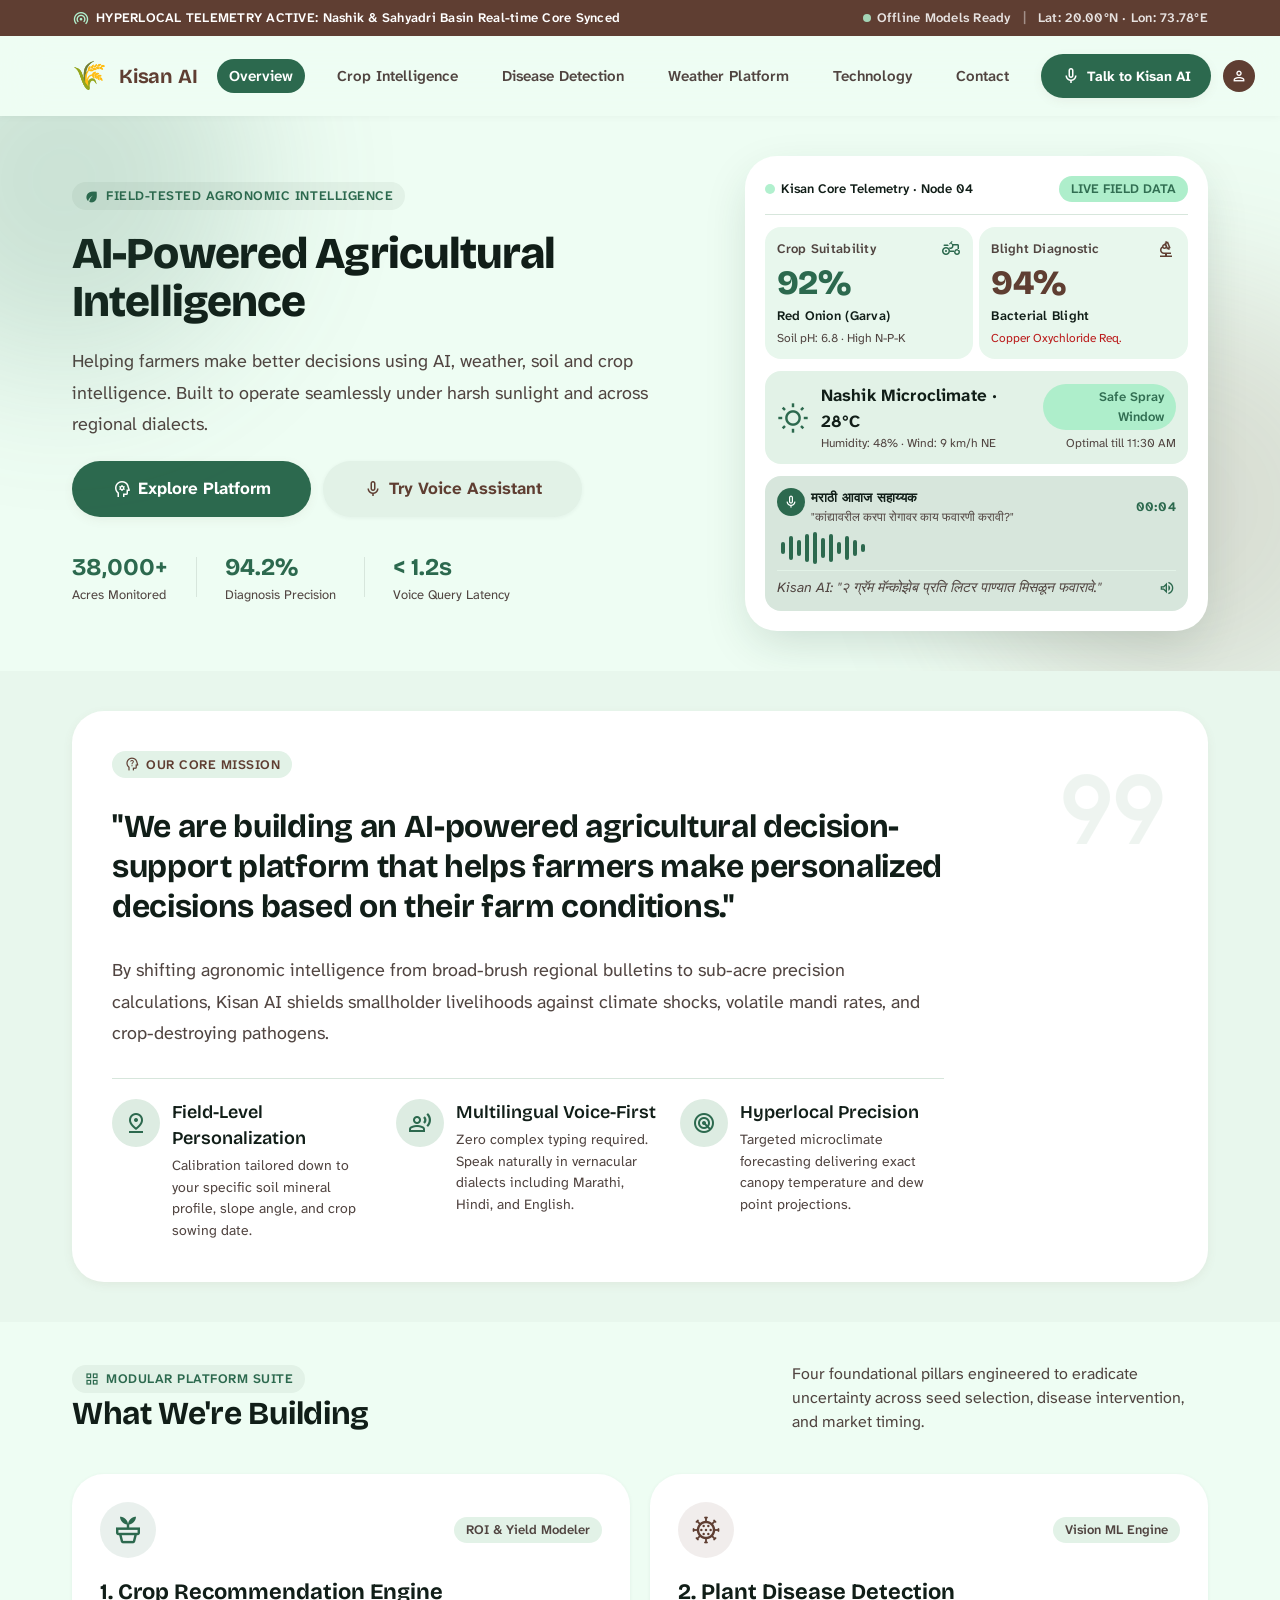
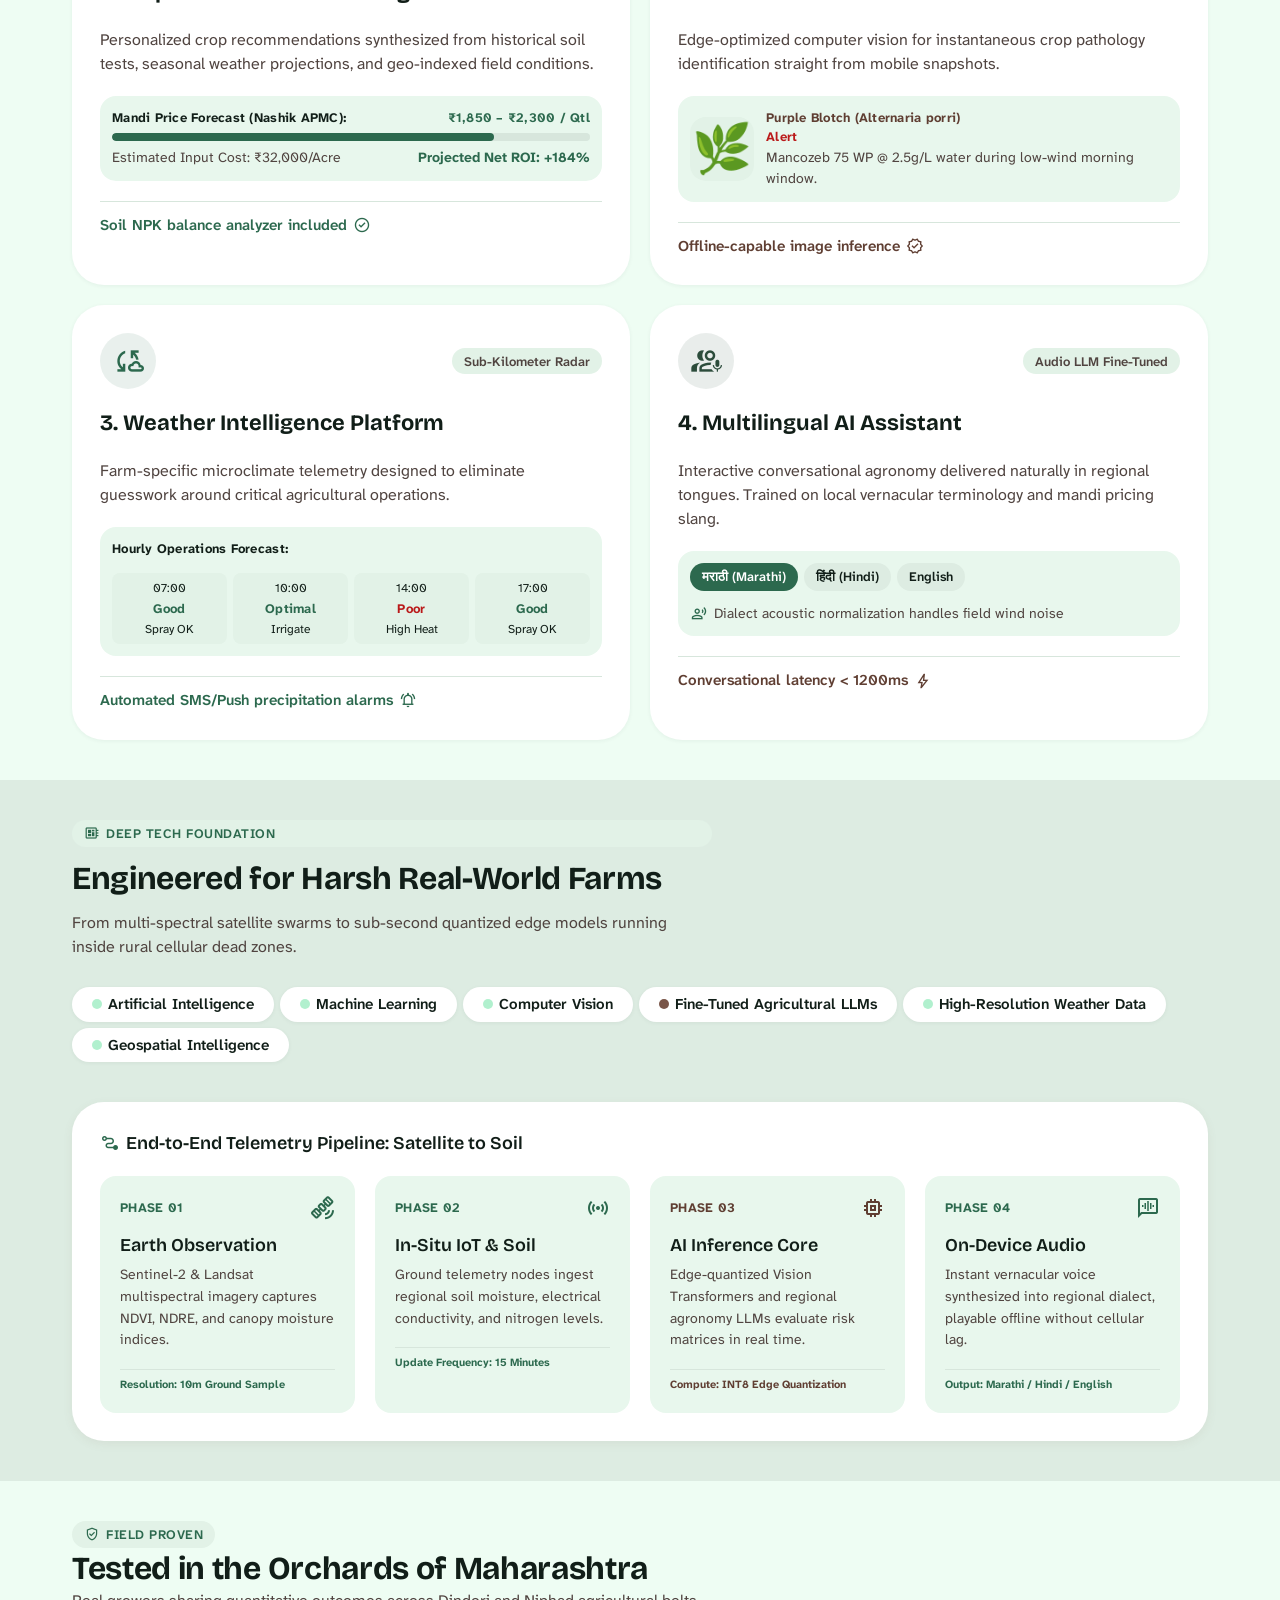
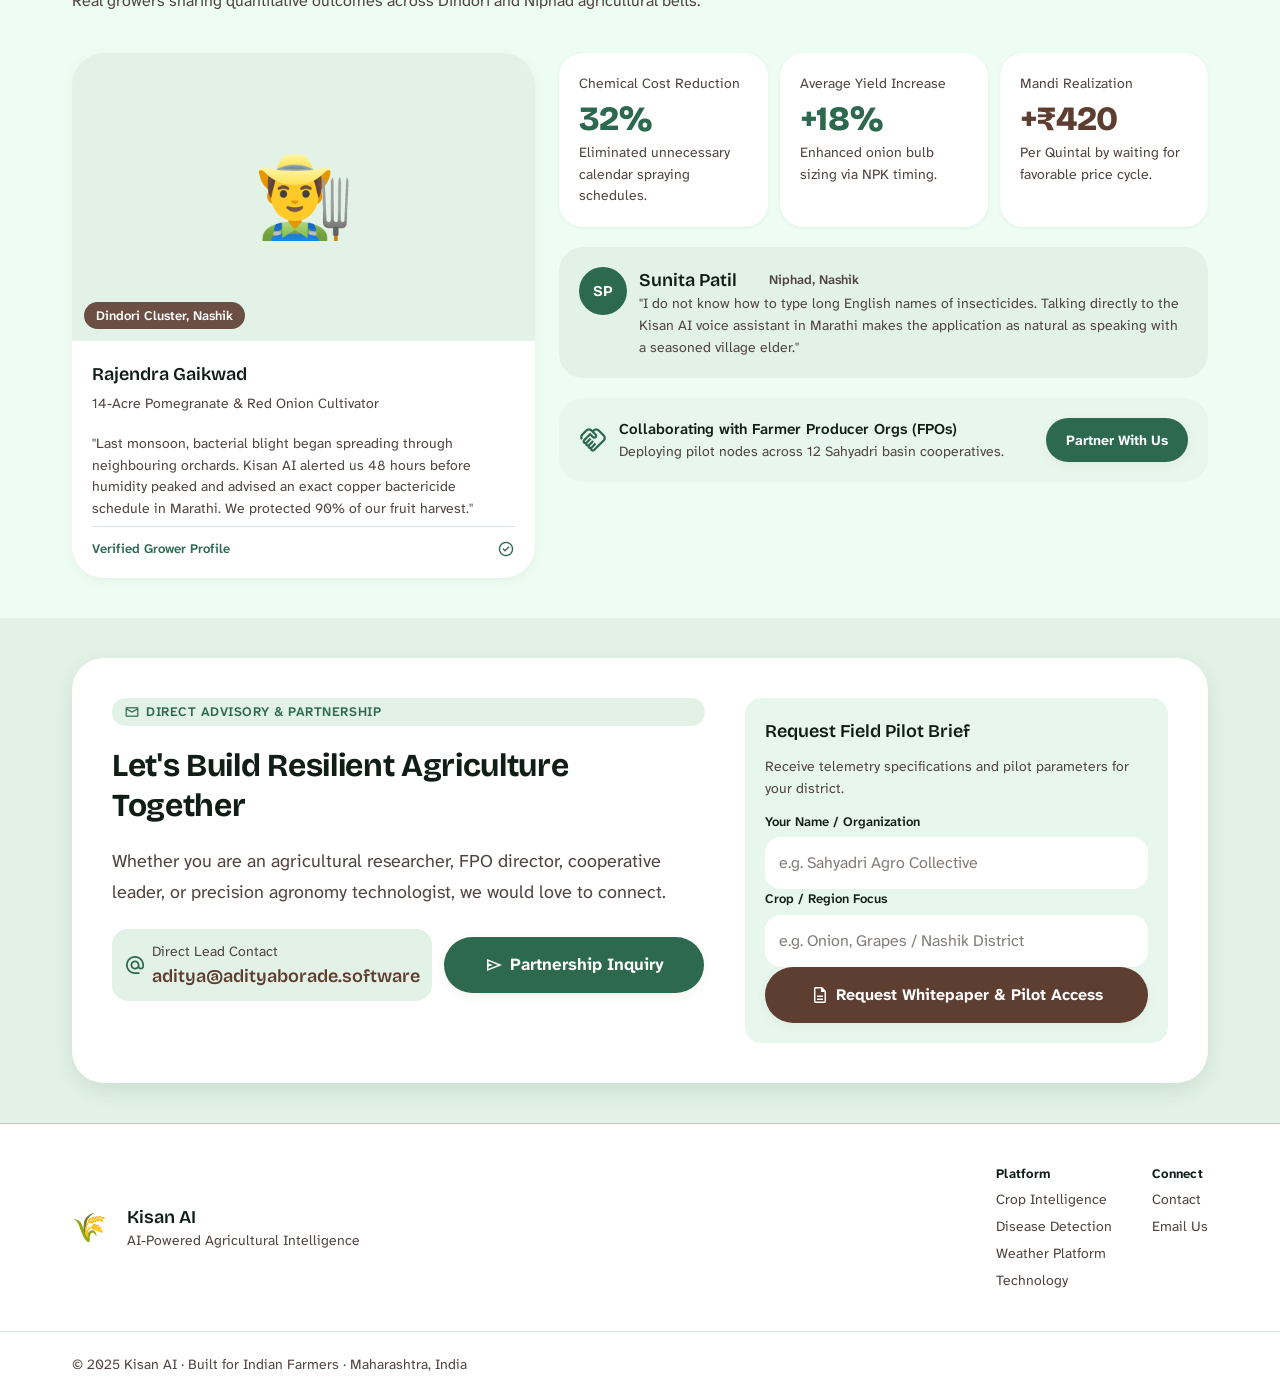
<file: index.html>
<!DOCTYPE html>
<html lang="en">
<head>
  <meta charset="UTF-8">
  <meta http-equiv="refresh" content="0; url=/frontend/index.html">
  <script>window.location.replace('/frontend/index.html');</script>
  <title>Kisan AI</title>
</head>
<body>
  <p>Loading Kisan AI... <a href="/frontend/index.html">Click here if not redirected</a>.</p>
</body>
</html>
</file>
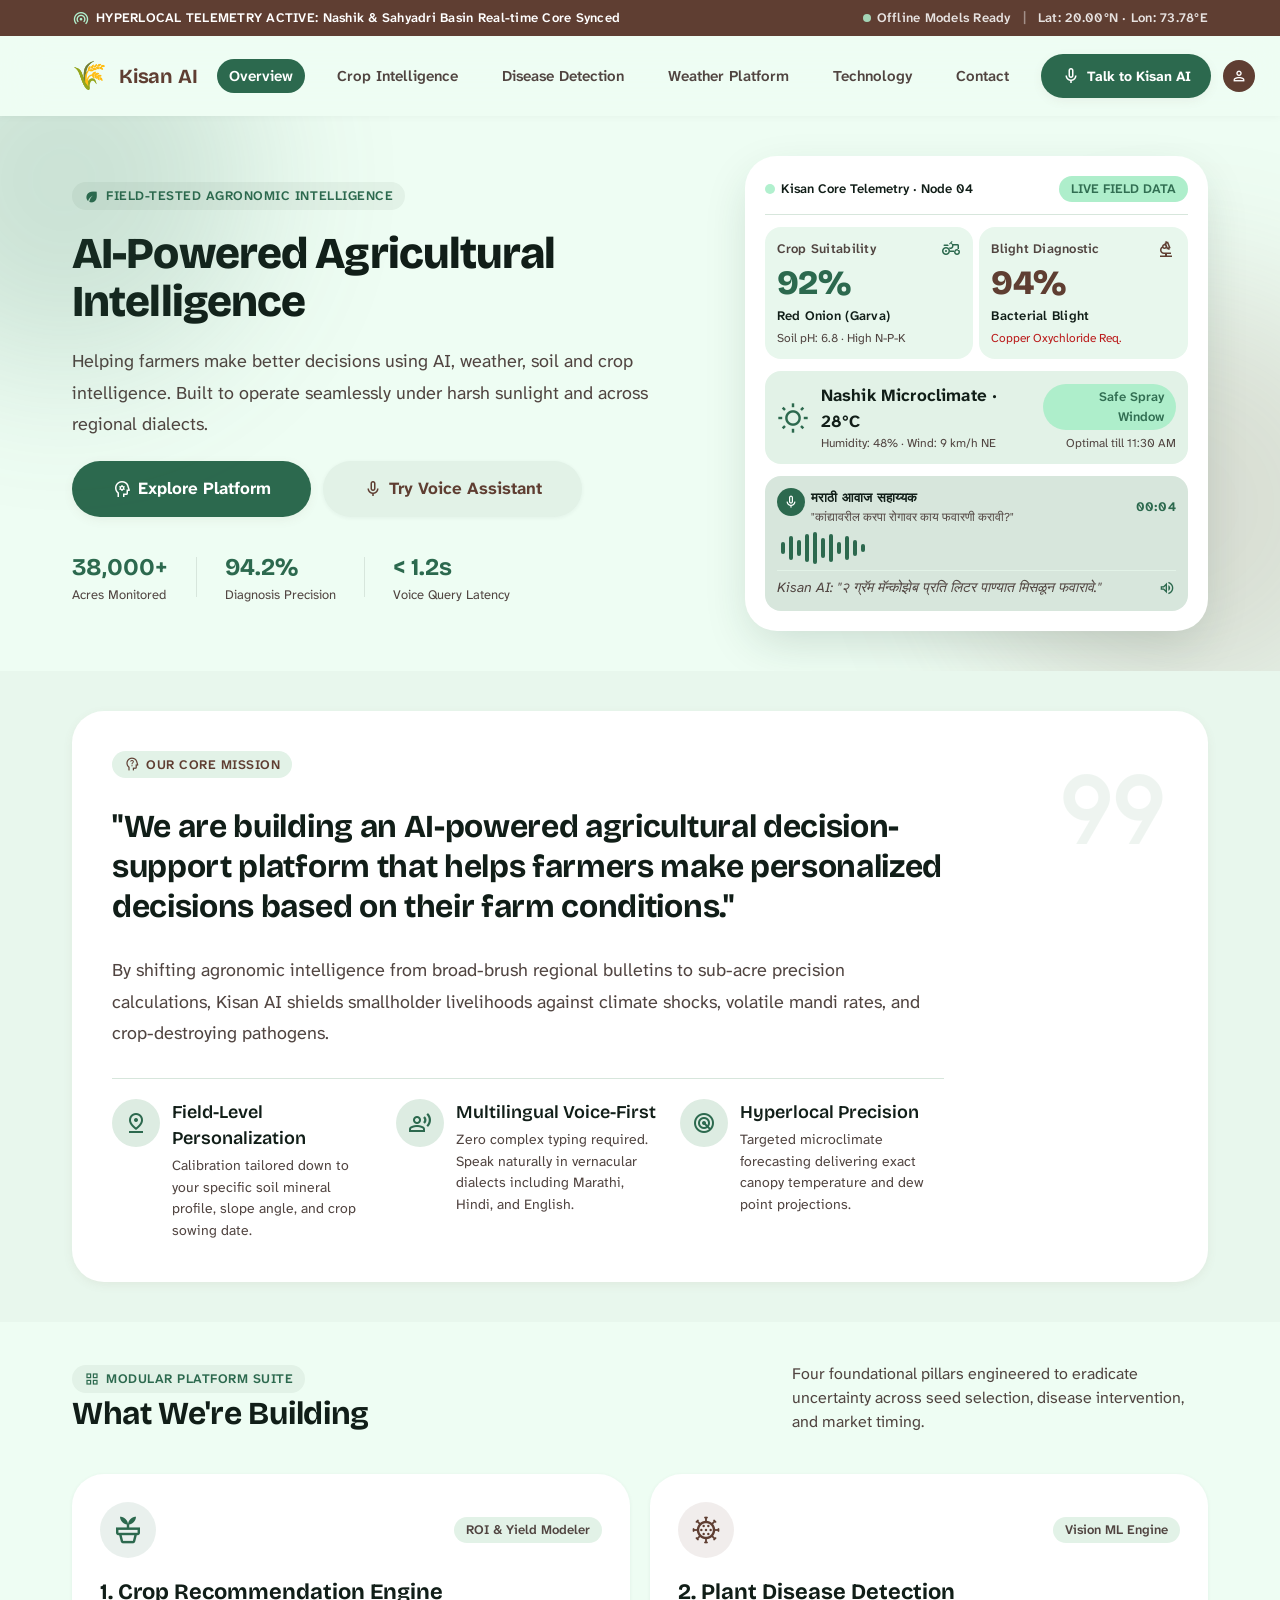
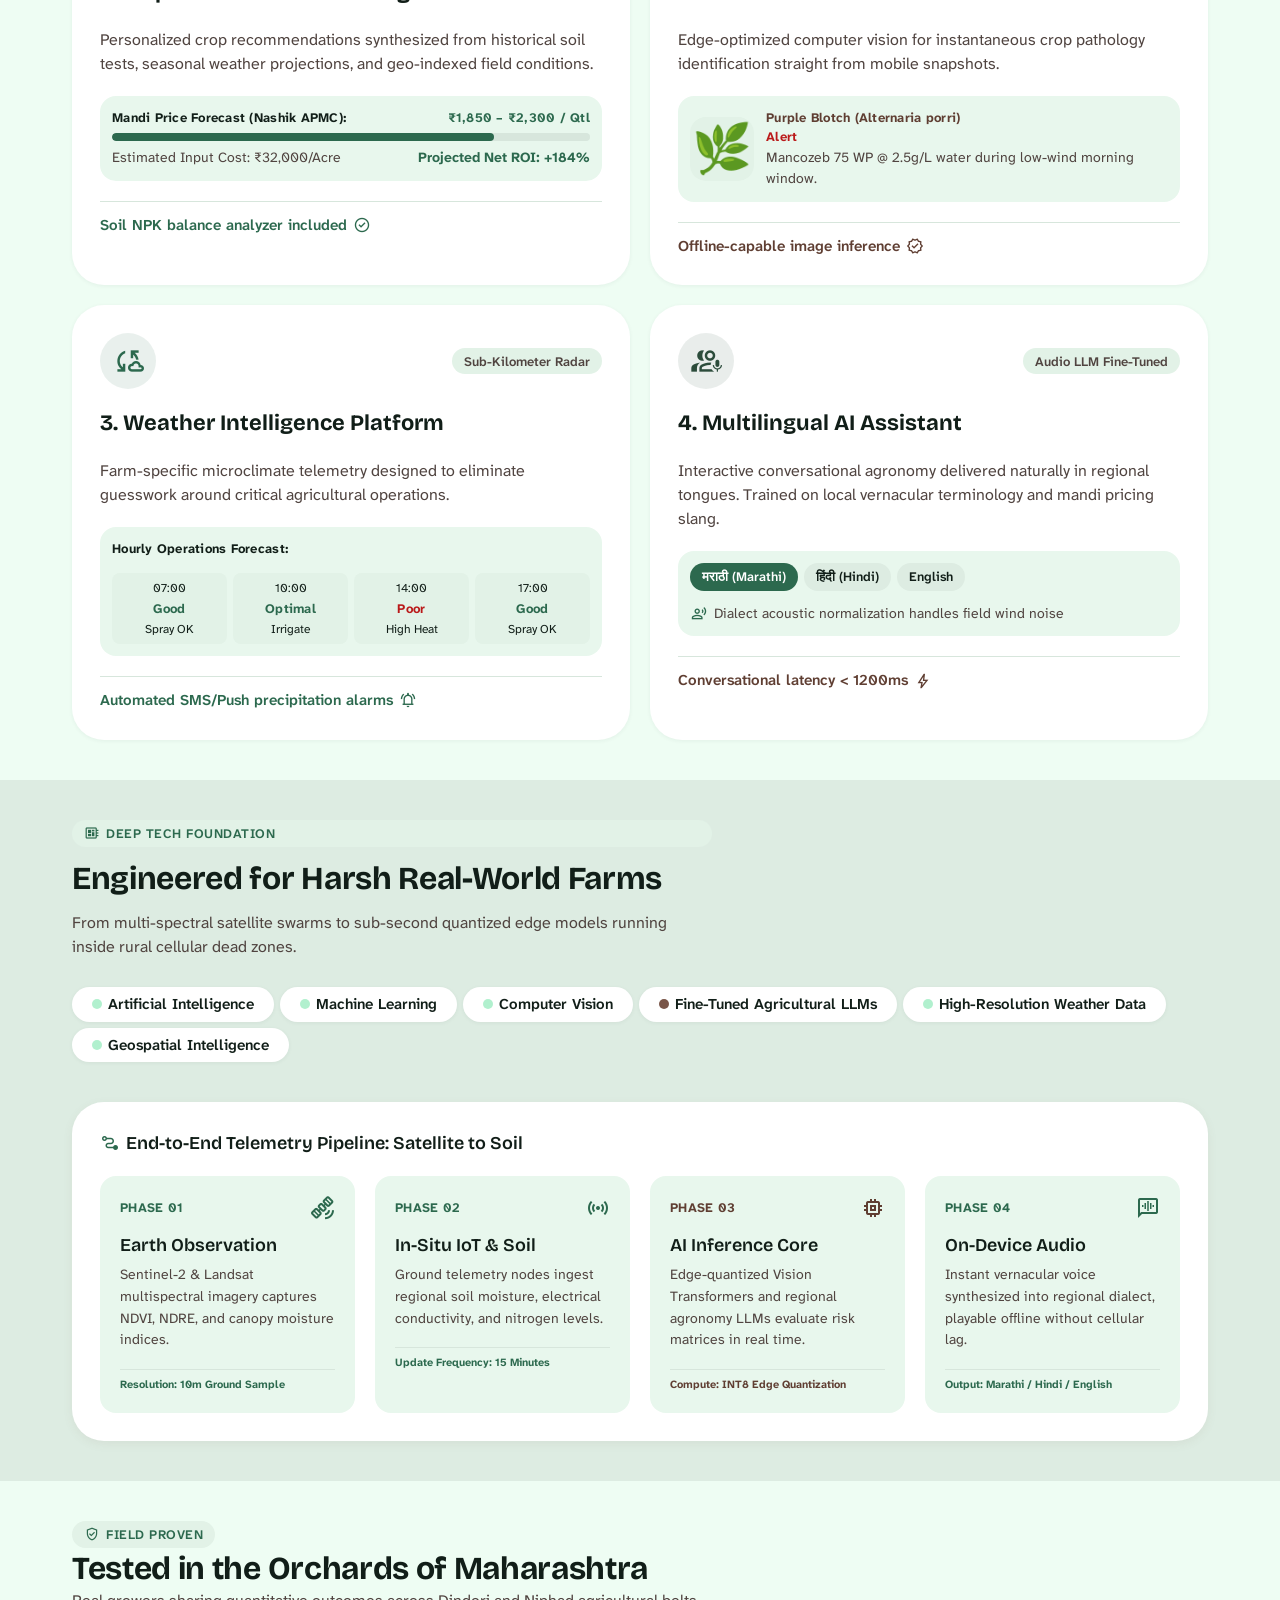
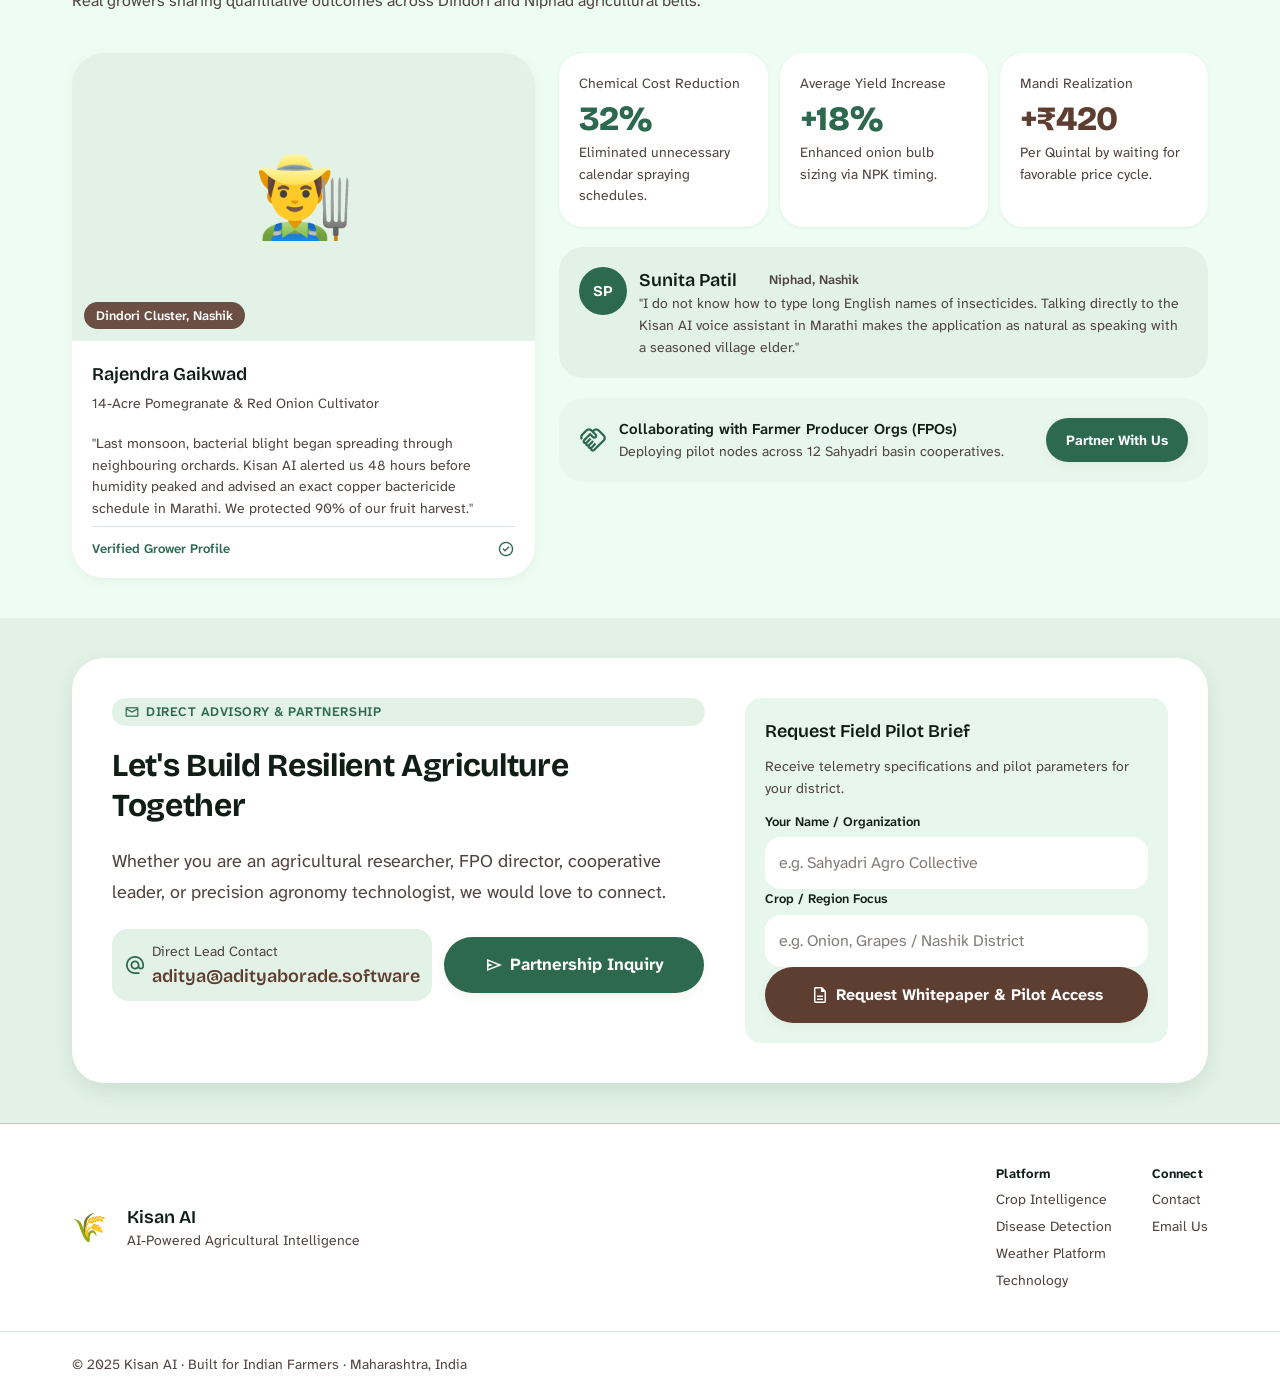
<file: frontend/index.html>
<!DOCTYPE html>
<html lang="en">
<head>
  <meta charset="UTF-8" />
  <meta name="viewport" content="width=device-width, initial-scale=1.0, viewport-fit=cover" />
  <meta name="theme-color" content="#2c694e" />
  <meta name="apple-mobile-web-app-capable" content="yes" />
  <meta name="apple-mobile-web-app-status-bar-style" content="default" />
  <meta name="apple-mobile-web-app-title" content="Kisan AI" />

  <!-- SEO -->
  <title>Kisan AI — AI-Powered Agricultural Intelligence for Farmers</title>
  <meta name="description" content="Kisan AI helps farmers make better decisions using AI, weather, soil and crop intelligence. Built to operate in Marathi, Hindi and English with offline support." />
  <meta name="keywords" content="Kisan AI, agricultural AI, crop recommendation, plant disease detection, Marathi farming app, Maharashtra agriculture, smart farming" />

  <!-- Open Graph -->
  <meta property="og:title" content="Kisan AI — Smart Farmer Assistant" />
  <meta property="og:description" content="AI-Powered Agricultural Intelligence for Indian farmers. Crop recommendations, disease detection, weather platform." />
  <meta property="og:type" content="website" />
  <meta property="og:image" content="https://og.adityaborade.software/kisan-ai.png" />

  <!-- PWA & Favicon -->
  <link rel="manifest" href="manifest.json" />
  <link rel="icon" type="image/x-icon" href="favicon.ico" />
  <link rel="icon" href="data:image/svg+xml,<svg xmlns='http://www.w3.org/2000/svg' viewBox='0 0 100 100'><text y='.9em' font-size='90'>🌾</text></svg>" />

  <!-- Fonts -->
  <link rel="preconnect" href="https://fonts.googleapis.com" />
  <link rel="preconnect" href="https://fonts.gstatic.com" crossorigin />
  <link href="https://fonts.googleapis.com/css2?family=Bricolage+Grotesque:wght@400;500;600;700;800&family=Atkinson+Hyperlegible+Next:wght@400;600;700&family=Noto+Sans+Devanagari:wght@400;500;600&display=swap" rel="stylesheet" />
  <link href="https://fonts.googleapis.com/css2?family=Material+Symbols+Outlined:opsz,wght,FILL,GRAD@24,400,0,0&display=swap" rel="stylesheet" />

  <!-- Styles -->
  <link rel="stylesheet" href="style.css" />
</head>

<body class="page-overview">

  <!-- ═══════════════ OFFLINE TELEMETRY BANNER ═══════════════ -->
  <div class="offline-banner" id="offline-banner" role="status">
    <div class="offline-banner__inner">
      <div class="offline-banner__left">
        <span class="material-symbols-outlined">wifi_tethering</span>
        <span>HYPERLOCAL TELEMETRY ACTIVE: Nashik &amp; Sahyadri Basin Real-time Core Synced</span>
      </div>
      <div class="offline-banner__right">
        <span class="dot dot--green"></span>
        <span>Offline Models Ready</span>
        <span class="separator">|</span>
        <span>Lat: 20.00°N · Lon: 73.78°E</span>
      </div>
    </div>
  </div>

  <!-- ═══════════════ HEADER / NAV ═══════════════ -->
  <header class="site-header" id="site-header">
    <div class="site-header__inner">
      <div class="site-header__brand">
        <div class="brand-logo" aria-hidden="true">🌾</div>
        <a class="brand-name" href="#" data-page="overview" id="brand-link">Kisan AI</a>
      </div>

      <nav class="site-nav" id="site-nav" aria-label="Main navigation">
        <a class="nav-link nav-link--active" data-page="overview" href="#" aria-current="page">Overview</a>
        <a class="nav-link" data-page="crop-intelligence" href="#">Crop Intelligence</a>
        <a class="nav-link" data-page="disease-detection" href="#">Disease Detection</a>
        <a class="nav-link" data-page="weather-platform" href="#">Weather Platform</a>
        <a class="nav-link" data-page="technology" href="#">Technology</a>
        <a class="nav-link" data-page="contact" href="#">Contact</a>
      </nav>

      <div class="site-header__actions">
        <button class="btn btn--secondary btn--sm" id="voice-assistant-btn" aria-label="Open voice assistant">
          <span class="material-symbols-outlined">mic</span>
          <span class="hide-mobile">Talk to Kisan AI</span>
        </button>
        <div class="avatar" aria-label="User profile">
          <span class="material-symbols-outlined">person</span>
        </div>
        <button class="hamburger-btn" id="hamburger-btn" aria-label="Toggle mobile menu" aria-expanded="false">
          <span class="material-symbols-outlined">menu</span>
        </button>
      </div>
    </div>

    <!-- Mobile Nav Drawer -->
    <nav class="mobile-nav" id="mobile-nav" aria-label="Mobile navigation" aria-hidden="true">
      <a class="mobile-nav-link" data-page="overview" href="#">Overview</a>
      <a class="mobile-nav-link" data-page="crop-intelligence" href="#">Crop Intelligence</a>
      <a class="mobile-nav-link" data-page="disease-detection" href="#">Disease Detection</a>
      <a class="mobile-nav-link" data-page="weather-platform" href="#">Weather Platform</a>
      <a class="mobile-nav-link" data-page="technology" href="#">Technology</a>
      <a class="mobile-nav-link" data-page="contact" href="#">Contact</a>
    </nav>
  </header>

  <!-- ═══════════════ MAIN CONTENT (SPA Router) ═══════════════ -->
  <main class="main-content" id="main-content" role="main">

    <!-- ──────────────────────────────────────────────────────────
         PAGE: OVERVIEW (Landing)
    ──────────────────────────────────────────────────────────── -->
    <div class="page" id="page-overview">

      <!-- Hero Section -->
      <section class="hero">
        <div class="ambient-glow ambient-glow--green" aria-hidden="true"></div>
        <div class="ambient-glow ambient-glow--brown" aria-hidden="true"></div>
        <div class="container hero__grid">

          <!-- Hero Text -->
          <div class="hero__text">
            <div class="badge badge--green">
              <span class="material-symbols-outlined" style="font-variation-settings:'FILL' 1">eco</span>
              Field-Tested Agronomic Intelligence
            </div>
            <h1 class="display-text">AI-Powered Agricultural Intelligence</h1>
            <p class="body-lg text-muted">
              Helping farmers make better decisions using AI, weather, soil and crop intelligence.
              Built to operate seamlessly under harsh sunlight and across regional dialects.
            </p>
            <div class="hero__ctas">
              <button class="btn btn--secondary btn--lg" data-page="crop-intelligence" id="explore-btn">
                <span class="material-symbols-outlined">psychology</span>
                Explore Platform
              </button>
              <button class="btn btn--ghost btn--lg" id="voice-demo-btn">
                <span class="material-symbols-outlined">mic</span>
                Try Voice Assistant
              </button>
            </div>
            <div class="hero__stats">
              <div class="stat">
                <span class="stat__num">38,000+</span>
                <span class="stat__label">Acres Monitored</span>
              </div>
              <div class="stat-divider"></div>
              <div class="stat">
                <span class="stat__num">94.2%</span>
                <span class="stat__label">Diagnosis Precision</span>
              </div>
              <div class="stat-divider"></div>
              <div class="stat">
                <span class="stat__num">&lt; 1.2s</span>
                <span class="stat__label">Voice Query Latency</span>
              </div>
            </div>
          </div>

          <!-- Hero Telemetry Card -->
          <div class="hero__card">
            <div class="telemetry-card">
              <div class="telemetry-card__header">
                <div class="telemetry-card__title">
                  <span class="dot dot--green dot--sm"></span>
                  Kisan Core Telemetry · Node 04
                </div>
                <span class="tag tag--green">LIVE FIELD DATA</span>
              </div>

              <!-- Bento Grid -->
              <div class="telemetry-grid">
                <div class="telemetry-metric">
                  <div class="telemetry-metric__header">
                    <span class="label-sm text-muted">Crop Suitability</span>
                    <span class="material-symbols-outlined text-green">agriculture</span>
                  </div>
                  <div class="display-mobile-text text-green">92%</div>
                  <div class="label-sm">Red Onion (Garva)</div>
                  <div class="caption text-muted">Soil pH: 6.8 · High N-P-K</div>
                </div>
                <div class="telemetry-metric">
                  <div class="telemetry-metric__header">
                    <span class="label-sm text-muted">Blight Diagnostic</span>
                    <span class="material-symbols-outlined text-brown">biotech</span>
                  </div>
                  <div class="display-mobile-text text-brown">94%</div>
                  <div class="label-sm">Bacterial Blight</div>
                  <div class="caption text-error">Copper Oxychloride Req.</div>
                </div>
              </div>

              <!-- Weather Mini -->
              <div class="weather-mini">
                <div class="weather-mini__left">
                  <span class="material-symbols-outlined text-green" style="font-size:2rem">wb_sunny</span>
                  <div>
                    <div class="label-lg">Nashik Microclimate · 28°C</div>
                    <div class="caption text-muted">Humidity: 48% · Wind: 9 km/h NE</div>
                  </div>
                </div>
                <div class="weather-mini__right">
                  <span class="tag tag--green">Safe Spray Window</span>
                  <div class="caption text-muted">Optimal till 11:30 AM</div>
                </div>
              </div>

              <!-- Voice Assistant Mock -->
              <div class="voice-mock">
                <div class="voice-mock__header">
                  <div class="voice-mock__info">
                    <div class="mic-icon">
                      <span class="material-symbols-outlined">mic</span>
                    </div>
                    <div>
                      <div class="label-sm font-bold">मराठी आवाज सहाय्यक</div>
                      <div class="caption text-muted">"कांद्यावरील करपा रोगावर काय फवारणी करावी?"</div>
                    </div>
                  </div>
                  <span class="label-sm text-green font-bold">00:04</span>
                </div>
                <div class="waveform" aria-hidden="true">
                  <span class="wave-bar" style="height:0.75rem"></span>
                  <span class="wave-bar" style="height:1.5rem;animation-delay:150ms"></span>
                  <span class="wave-bar" style="height:1rem;animation-delay:300ms"></span>
                  <span class="wave-bar" style="height:1.75rem;animation-delay:75ms"></span>
                  <span class="wave-bar" style="height:2rem;animation-delay:200ms"></span>
                  <span class="wave-bar" style="height:1.25rem;animation-delay:400ms"></span>
                  <span class="wave-bar" style="height:1.75rem;animation-delay:250ms"></span>
                  <span class="wave-bar" style="height:0.75rem;animation-delay:100ms"></span>
                  <span class="wave-bar" style="height:1.5rem;animation-delay:350ms"></span>
                  <span class="wave-bar" style="height:1rem;animation-delay:180ms"></span>
                  <span class="wave-bar" style="height:0.5rem"></span>
                </div>
                <div class="voice-mock__response">
                  <span class="body-sm text-muted italic">Kisan AI: "२ ग्रॅम मॅन्कोझेब प्रति लिटर पाण्यात मिसळून फवारावे."</span>
                  <span class="material-symbols-outlined text-green">volume_up</span>
                </div>
              </div>
            </div>
          </div>
        </div>
      </section>

      <!-- Mission Section -->
      <section class="mission-section">
        <div class="container">
          <div class="mission-card">
            <div class="quote-bg" aria-hidden="true">
              <span class="material-symbols-outlined">format_quote</span>
            </div>
            <div class="mission-content">
              <div class="badge badge--brown">
                <span class="material-symbols-outlined">psychology_alt</span>
                Our Core Mission
              </div>
              <h2 class="headline-lg">"We are building an AI-powered agricultural decision-support platform that helps farmers make personalized decisions based on their farm conditions."</h2>
              <p class="body-lg text-muted">
                By shifting agronomic intelligence from broad-brush regional bulletins to sub-acre precision calculations,
                Kisan AI shields smallholder livelihoods against climate shocks, volatile mandi rates, and crop-destroying pathogens.
              </p>
              <div class="mission-pillars">
                <div class="pillar">
                  <div class="pillar__icon">
                    <span class="material-symbols-outlined">pin_drop</span>
                  </div>
                  <div>
                    <h3 class="headline-sm">Field-Level Personalization</h3>
                    <p class="body-sm text-muted">Calibration tailored down to your specific soil mineral profile, slope angle, and crop sowing date.</p>
                  </div>
                </div>
                <div class="pillar">
                  <div class="pillar__icon">
                    <span class="material-symbols-outlined">record_voice_over</span>
                  </div>
                  <div>
                    <h3 class="headline-sm">Multilingual Voice-First</h3>
                    <p class="body-sm text-muted">Zero complex typing required. Speak naturally in vernacular dialects including Marathi, Hindi, and English.</p>
                  </div>
                </div>
                <div class="pillar">
                  <div class="pillar__icon">
                    <span class="material-symbols-outlined">radar</span>
                  </div>
                  <div>
                    <h3 class="headline-sm">Hyperlocal Precision</h3>
                    <p class="body-sm text-muted">Targeted microclimate forecasting delivering exact canopy temperature and dew point projections.</p>
                  </div>
                </div>
              </div>
            </div>
          </div>
        </div>
      </section>

      <!-- Features Grid Section -->
      <section class="features-section">
        <div class="container">
          <div class="section-header">
            <div>
              <div class="badge badge--green">
                <span class="material-symbols-outlined">grid_view</span>
                Modular Platform Suite
              </div>
              <h2 class="headline-lg">What We're Building</h2>
            </div>
            <p class="body-md text-muted feature-desc">Four foundational pillars engineered to eradicate uncertainty across seed selection, disease intervention, and market timing.</p>
          </div>

          <div class="features-grid">
            <!-- Feature 1 -->
            <div class="feature-card" tabindex="0">
              <div class="feature-card__top">
                <div class="feature-icon feature-icon--green">
                  <span class="material-symbols-outlined">potted_plant</span>
                </div>
                <span class="tag">ROI &amp; Yield Modeler</span>
              </div>
              <h3 class="headline-md">1. Crop Recommendation Engine</h3>
              <p class="body-md text-muted">Personalized crop recommendations synthesized from historical soil tests, seasonal weather projections, and geo-indexed field conditions.</p>
              <div class="feature-preview">
                <div class="mandi-row">
                  <span class="label-sm font-bold">Mandi Price Forecast (Nashik APMC):</span>
                  <span class="label-sm text-green font-bold">₹1,850 – ₹2,300 / Qtl</span>
                </div>
                <div class="progress-bar">
                  <div class="progress-fill progress-fill--green" style="width:80%"></div>
                </div>
                <div class="mandi-row">
                  <span class="body-sm text-muted">Estimated Input Cost: ₹32,000/Acre</span>
                  <span class="body-sm text-green font-bold">Projected Net ROI: +184%</span>
                </div>
              </div>
              <div class="feature-card__footer text-green">
                <span>Soil NPK balance analyzer included</span>
                <span class="material-symbols-outlined">check_circle</span>
              </div>
            </div>

            <!-- Feature 2 -->
            <div class="feature-card" tabindex="0">
              <div class="feature-card__top">
                <div class="feature-icon feature-icon--brown">
                  <span class="material-symbols-outlined">coronavirus</span>
                </div>
                <span class="tag">Vision ML Engine</span>
              </div>
              <h3 class="headline-md">2. Plant Disease Detection</h3>
              <p class="body-md text-muted">Edge-optimized computer vision for instantaneous crop pathology identification straight from mobile snapshots.</p>
              <div class="feature-preview">
                <div class="disease-preview">
                  <div class="disease-preview__img">🌿</div>
                  <div>
                    <div class="label-sm text-brown font-bold">Purple Blotch (Alternaria porri)</div>
                    <div class="label-sm text-error font-bold">Alert</div>
                    <p class="body-sm text-muted">Mancozeb 75 WP @ 2.5g/L water during low-wind morning window.</p>
                  </div>
                </div>
              </div>
              <div class="feature-card__footer text-brown">
                <span>Offline-capable image inference</span>
                <span class="material-symbols-outlined">verified</span>
              </div>
            </div>

            <!-- Feature 3 -->
            <div class="feature-card" tabindex="0">
              <div class="feature-card__top">
                <div class="feature-icon feature-icon--green">
                  <span class="material-symbols-outlined">cloud_sync</span>
                </div>
                <span class="tag">Sub-Kilometer Radar</span>
              </div>
              <h3 class="headline-md">3. Weather Intelligence Platform</h3>
              <p class="body-md text-muted">Farm-specific microclimate telemetry designed to eliminate guesswork around critical agricultural operations.</p>
              <div class="feature-preview">
                <div class="label-sm font-bold" style="margin-bottom:0.5rem">Hourly Operations Forecast:</div>
                <div class="hourly-grid">
                  <div class="hour-card hour-card--good"><div class="caption">07:00</div><div class="label-sm text-green font-bold">Good</div><div class="caption">Spray OK</div></div>
                  <div class="hour-card hour-card--good"><div class="caption">10:00</div><div class="label-sm text-green font-bold">Optimal</div><div class="caption">Irrigate</div></div>
                  <div class="hour-card hour-card--poor"><div class="caption">14:00</div><div class="label-sm text-error font-bold">Poor</div><div class="caption">High Heat</div></div>
                  <div class="hour-card hour-card--good"><div class="caption">17:00</div><div class="label-sm text-green font-bold">Good</div><div class="caption">Spray OK</div></div>
                </div>
              </div>
              <div class="feature-card__footer text-green">
                <span>Automated SMS/Push precipitation alarms</span>
                <span class="material-symbols-outlined">notifications_active</span>
              </div>
            </div>

            <!-- Feature 4 -->
            <div class="feature-card" tabindex="0">
              <div class="feature-card__top">
                <div class="feature-icon feature-icon--teal">
                  <span class="material-symbols-outlined">interpreter_mode</span>
                </div>
                <span class="tag">Audio LLM Fine-Tuned</span>
              </div>
              <h3 class="headline-md">4. Multilingual AI Assistant</h3>
              <p class="body-md text-muted">Interactive conversational agronomy delivered naturally in regional tongues. Trained on local vernacular terminology and mandi pricing slang.</p>
              <div class="feature-preview">
                <div class="lang-pills">
                  <span class="pill pill--active">मराठी (Marathi)</span>
                  <span class="pill">हिंदी (Hindi)</span>
                  <span class="pill">English</span>
                </div>
                <div class="dialect-note">
                  <span class="material-symbols-outlined text-green">record_voice_over</span>
                  <span class="body-sm text-muted">Dialect acoustic normalization handles field wind noise</span>
                </div>
              </div>
              <div class="feature-card__footer text-brown">
                <span>Conversational latency &lt; 1200ms</span>
                <span class="material-symbols-outlined">bolt</span>
              </div>
            </div>
          </div>
        </div>
      </section>

      <!-- Tech Pipeline Section -->
      <section class="tech-section">
        <div class="container">
          <div class="tech-header">
            <div class="badge badge--green">
              <span class="material-symbols-outlined">developer_board</span>
              Deep Tech Foundation
            </div>
            <h2 class="headline-lg">Engineered for Harsh Real-World Farms</h2>
            <p class="body-md text-muted">From multi-spectral satellite swarms to sub-second quantized edge models running inside rural cellular dead zones.</p>
          </div>
          <div class="tech-badges">
            <span class="tech-badge"><span class="dot dot--green dot--sm"></span>Artificial Intelligence</span>
            <span class="tech-badge"><span class="dot dot--green dot--sm"></span>Machine Learning</span>
            <span class="tech-badge"><span class="dot dot--green dot--sm"></span>Computer Vision</span>
            <span class="tech-badge"><span class="dot dot--brown dot--sm"></span>Fine-Tuned Agricultural LLMs</span>
            <span class="tech-badge"><span class="dot dot--green dot--sm"></span>High-Resolution Weather Data</span>
            <span class="tech-badge"><span class="dot dot--green dot--sm"></span>Geospatial Intelligence</span>
          </div>
          <div class="pipeline-card">
            <h3 class="headline-sm">
              <span class="material-symbols-outlined text-green">conversion_path</span>
              End-to-End Telemetry Pipeline: Satellite to Soil
            </h3>
            <div class="pipeline-grid">
              <div class="pipeline-step">
                <div class="pipeline-step__header">
                  <span class="label-sm text-green font-bold">PHASE 01</span>
                  <span class="material-symbols-outlined text-green">satellite_alt</span>
                </div>
                <h4 class="headline-sm">Earth Observation</h4>
                <p class="body-sm text-muted">Sentinel-2 &amp; Landsat multispectral imagery captures NDVI, NDRE, and canopy moisture indices.</p>
                <div class="pipeline-step__footer text-green">Resolution: 10m Ground Sample</div>
              </div>
              <div class="pipeline-step">
                <div class="pipeline-step__header">
                  <span class="label-sm text-green font-bold">PHASE 02</span>
                  <span class="material-symbols-outlined text-green">sensors</span>
                </div>
                <h4 class="headline-sm">In-Situ IoT &amp; Soil</h4>
                <p class="body-sm text-muted">Ground telemetry nodes ingest regional soil moisture, electrical conductivity, and nitrogen levels.</p>
                <div class="pipeline-step__footer text-green">Update Frequency: 15 Minutes</div>
              </div>
              <div class="pipeline-step">
                <div class="pipeline-step__header">
                  <span class="label-sm text-brown font-bold">PHASE 03</span>
                  <span class="material-symbols-outlined text-brown">memory</span>
                </div>
                <h4 class="headline-sm">AI Inference Core</h4>
                <p class="body-sm text-muted">Edge-quantized Vision Transformers and regional agronomy LLMs evaluate risk matrices in real time.</p>
                <div class="pipeline-step__footer text-brown">Compute: INT8 Edge Quantization</div>
              </div>
              <div class="pipeline-step">
                <div class="pipeline-step__header">
                  <span class="label-sm text-green font-bold">PHASE 04</span>
                  <span class="material-symbols-outlined text-green">voice_chat</span>
                </div>
                <h4 class="headline-sm">On-Device Audio</h4>
                <p class="body-sm text-muted">Instant vernacular voice synthesized into regional dialect, playable offline without cellular lag.</p>
                <div class="pipeline-step__footer text-green">Output: Marathi / Hindi / English</div>
              </div>
            </div>
          </div>
        </div>
      </section>

      <!-- Farmer Stories Section -->
      <section class="stories-section">
        <div class="container">
          <div class="section-header">
            <div>
              <div class="badge badge--green">
                <span class="material-symbols-outlined">verified_user</span>
                Field Proven
              </div>
              <h2 class="headline-lg">Tested in the Orchards of Maharashtra</h2>
              <p class="body-md text-muted">Real growers sharing quantitative outcomes across Dindori and Niphad agricultural belts.</p>
            </div>
          </div>

          <div class="stories-grid">
            <!-- Farmer card -->
            <div class="farmer-card">
              <div class="farmer-card__img" aria-label="Farmer in pomegranate orchard">
                <span style="font-size:5rem;line-height:1">👨‍🌾</span>
                <span class="farmer-location">Dindori Cluster, Nashik</span>
              </div>
              <div class="farmer-card__body">
                <div class="headline-sm">Rajendra Gaikwad</div>
                <div class="body-sm text-muted">14-Acre Pomegranate &amp; Red Onion Cultivator</div>
                <p class="body-sm text-muted mt-sm">
                  "Last monsoon, bacterial blight began spreading through neighbouring orchards. Kisan AI alerted us 48 hours before humidity peaked and advised an exact copper bactericide schedule in Marathi. We protected 90% of our fruit harvest."
                </p>
                <div class="farmer-card__footer">
                  <span>Verified Grower Profile</span>
                  <span class="material-symbols-outlined text-green">check_circle</span>
                </div>
              </div>
            </div>

            <!-- Metrics -->
            <div class="metrics-area">
              <div class="metrics-row">
                <div class="metric-card">
                  <span class="body-sm text-muted">Chemical Cost Reduction</span>
                  <span class="display-mobile-text text-green">32%</span>
                  <p class="body-sm text-muted">Eliminated unnecessary calendar spraying schedules.</p>
                </div>
                <div class="metric-card">
                  <span class="body-sm text-muted">Average Yield Increase</span>
                  <span class="display-mobile-text text-green">+18%</span>
                  <p class="body-sm text-muted">Enhanced onion bulb sizing via NPK timing.</p>
                </div>
                <div class="metric-card">
                  <span class="body-sm text-muted">Mandi Realization</span>
                  <span class="display-mobile-text text-brown">+₹420</span>
                  <p class="body-sm text-muted">Per Quintal by waiting for favorable price cycle.</p>
                </div>
              </div>
              <div class="farmer-quote">
                <div class="farmer-avatar">SP</div>
                <div>
                  <div class="flex-row">
                    <span class="headline-sm">Sunita Patil</span>
                    <span class="tag" style="margin-left:0.5rem">Niphad, Nashik</span>
                  </div>
                  <p class="body-sm text-muted">"I do not know how to type long English names of insecticides. Talking directly to the Kisan AI voice assistant in Marathi makes the application as natural as speaking with a seasoned village elder."</p>
                </div>
              </div>
              <div class="partner-banner">
                <div class="partner-banner__left">
                  <span class="material-symbols-outlined text-green" style="font-size:1.75rem">handshake</span>
                  <div>
                    <div class="label-md">Collaborating with Farmer Producer Orgs (FPOs)</div>
                    <div class="body-sm text-muted">Deploying pilot nodes across 12 Sahyadri basin cooperatives.</div>
                  </div>
                </div>
                <button class="btn btn--secondary btn--sm" data-page="contact">Partner With Us</button>
              </div>
            </div>
          </div>
        </div>
      </section>

      <!-- Contact CTA Section -->
      <section class="cta-section" id="cta-section">
        <div class="container">
          <div class="cta-card">
            <div class="cta-card__text">
              <div class="badge badge--green">
                <span class="material-symbols-outlined">mail</span>
                Direct Advisory &amp; Partnership
              </div>
              <h2 class="headline-lg">Let's Build Resilient Agriculture Together</h2>
              <p class="body-lg text-muted">Whether you are an agricultural researcher, FPO director, cooperative leader, or precision agronomy technologist, we would love to connect.</p>
              <div class="contact-row">
                <div class="email-card">
                  <span class="material-symbols-outlined text-green">alternate_email</span>
                  <div>
                    <span class="body-sm text-muted">Direct Lead Contact</span>
                    <a class="headline-sm text-brown" href="mailto:aditya@adityaborade.software">aditya@adityaborade.software</a>
                  </div>
                </div>
                <a class="btn btn--secondary btn--lg" href="mailto:aditya@adityaborade.software?subject=Kisan%20AI%20Partnership%20Inquiry">
                  <span class="material-symbols-outlined">send</span>
                  Partnership Inquiry
                </a>
              </div>
            </div>
            <div class="cta-card__form">
              <h3 class="headline-sm">Request Field Pilot Brief</h3>
              <p class="body-sm text-muted">Receive telemetry specifications and pilot parameters for your district.</p>
              <form id="pilot-form" novalidate>
                <div class="form-group">
                  <label class="form-label" for="org-name">Your Name / Organization</label>
                  <input class="form-input" type="text" id="org-name" placeholder="e.g. Sahyadri Agro Collective" required />
                </div>
                <div class="form-group">
                  <label class="form-label" for="crop-region">Crop / Region Focus</label>
                  <input class="form-input" type="text" id="crop-region" placeholder="e.g. Onion, Grapes / Nashik District" required />
                </div>
                <button class="btn btn--primary btn--full" type="submit">
                  <span class="material-symbols-outlined">description</span>
                  Request Whitepaper &amp; Pilot Access
                </button>
              </form>
            </div>
          </div>
        </div>
      </section>

    </div><!-- /page-overview -->


    <!-- ──────────────────────────────────────────────────────────
         PAGE: CROP INTELLIGENCE
    ──────────────────────────────────────────────────────────── -->
    <div class="page hidden" id="page-crop-intelligence">
      <section class="page-hero bg-surface-low">
        <div class="container">
          <div class="page-hero__header">
            <div class="page-hero__text">
              <div class="badge badge--green">
                <span class="material-symbols-outlined">psychology_alt</span>
                Precision Agronomic Engine v4.2
              </div>
              <h1 class="display-text">Crop Recommendation &amp; Income Intelligence</h1>
              <p class="body-lg text-muted">Personalized crop recommendations powered by soil chemistry, localized weather, micro-climate, and real-time Mandi price telemetry.</p>
            </div>
            <div class="page-hero__actions">
              <button class="btn btn--ghost btn--md">
                <span class="material-symbols-outlined">share</span>
                Export Advisory
              </button>
              <button class="btn btn--secondary btn--md" id="voice-query-btn">
                <span class="material-symbols-outlined">mic</span>
                Bolkar Batayein (Voice Query)
              </button>
            </div>
          </div>

          <!-- Quick Metrics -->
          <div class="metrics-ribbon">
            <div class="ribbon-metric">
              <span class="body-sm text-muted">Active Land Parcel</span>
              <span class="headline-md text-brown">3.00 Acres</span>
              <span class="body-sm text-green"><span class="material-symbols-outlined icon-sm">pin_drop</span> Dindori Block, MH</span>
            </div>
            <div class="ribbon-metric">
              <span class="body-sm text-muted">Soil Baseline</span>
              <span class="headline-md text-brown">Black Loam · 7.4 pH</span>
              <span class="body-sm text-muted"><span class="material-symbols-outlined icon-sm">water_ph</span> Optimal organic carbon</span>
            </div>
            <div class="ribbon-metric">
              <span class="body-sm text-muted">Irrigation Headroom</span>
              <span class="headline-md text-brown">92% Drip Reserve</span>
              <span class="body-sm text-green"><span class="material-symbols-outlined icon-sm">water_drop</span> Open Well + Borewell</span>
            </div>
            <div class="ribbon-metric">
              <span class="body-sm text-muted">Target Horizon</span>
              <span class="headline-md text-brown">Rabi 2025</span>
              <span class="body-sm text-muted"><span class="material-symbols-outlined icon-sm">calendar_month</span> Sowing: Nov 05-20</span>
            </div>
          </div>
        </div>
      </section>

      <!-- Crop Recommendation Cards -->
      <section class="container py-xl">
        <div class="section-header">
          <div>
            <span class="label-sm text-green uppercase font-bold">Financial Telemetry</span>
            <h2 class="headline-lg mt-xs">Recommended Rabi Crops &amp; Net Margin Projections</h2>
          </div>
        </div>
        <div class="crop-cards">
          <!-- Crop 1 -->
          <div class="crop-card">
            <div class="crop-card__badge crop-card__badge--green">92% Match Score</div>
            <div class="crop-card__icon"><span class="material-symbols-outlined text-green">eco</span></div>
            <div class="label-sm text-muted uppercase">Rabi Main Crop</div>
            <h3 class="headline-md">Nashik Red Onion</h3>
            <div class="crop-price-block">
              <span class="body-sm text-muted">Net Projected Realization</span>
              <div class="display-text text-brown">₹1,80,000</div>
              <span class="body-sm text-green font-bold"><span class="material-symbols-outlined icon-sm">trending_up</span> ₹2,450/qtl Lasalgaon Forecast</span>
            </div>
            <div class="crop-details">
              <div class="crop-detail-row"><span class="text-muted">Cost of Cultivation</span><span class="label-md text-brown">₹52,000 / acre</span></div>
              <div class="crop-detail-row"><span class="text-muted">Cycle Duration</span><span class="label-md text-brown">115–125 Days</span></div>
              <div class="crop-detail-row"><span class="text-muted">Estimated Yield</span><span class="label-md text-brown">90–105 Quintals</span></div>
              <div class="crop-detail-row"><span class="text-muted">Water Consumption</span><span class="label-md text-green font-bold">Medium (320 mm)</span></div>
            </div>
            <div class="crop-card__footer">
              <span class="body-sm text-muted">High Mandi Liquidity</span>
              <button class="link-btn text-green">Plan Cycle <span class="material-symbols-outlined icon-sm">arrow_forward</span></button>
            </div>
          </div>

          <!-- Crop 2 -->
          <div class="crop-card">
            <div class="crop-card__badge crop-card__badge--brown">Highest Gross Margin</div>
            <div class="crop-card__icon"><span class="material-symbols-outlined text-brown">yard</span></div>
            <div class="label-sm text-muted uppercase">Protected Cultivation</div>
            <h3 class="headline-md">Colored Capsicum</h3>
            <div class="crop-price-block">
              <span class="body-sm text-muted">Net Projected Realization</span>
              <div class="display-text text-brown">₹2,35,000</div>
              <span class="body-sm text-green font-bold"><span class="material-symbols-outlined icon-sm">trending_up</span> ₹42–55/kg Mumbai Mandi</span>
            </div>
            <div class="crop-details">
              <div class="crop-detail-row"><span class="text-muted">Cost of Cultivation</span><span class="label-md text-brown">₹88,000 / acre</span></div>
              <div class="crop-detail-row"><span class="text-muted">Cycle Duration</span><span class="label-md text-brown">150–180 Days</span></div>
              <div class="crop-detail-row"><span class="text-muted">Estimated Yield</span><span class="label-md text-brown">140–160 Quintals</span></div>
              <div class="crop-detail-row"><span class="text-muted">Water Consumption</span><span class="label-md text-green font-bold">Strict Drip Required</span></div>
            </div>
            <div class="crop-card__footer">
              <span class="body-sm text-muted">Requires Trellis Support</span>
              <button class="link-btn text-green">Plan Cycle <span class="material-symbols-outlined icon-sm">arrow_forward</span></button>
            </div>
          </div>

          <!-- Crop 3 -->
          <div class="crop-card">
            <div class="crop-card__badge crop-card__badge--neutral">Long-term Buffer</div>
            <div class="crop-card__icon"><span class="material-symbols-outlined text-green">nutrition</span></div>
            <div class="label-sm text-muted uppercase">Rhizome High Return</div>
            <h3 class="headline-md">Ginger (Varada)</h3>
            <div class="crop-price-block">
              <span class="body-sm text-muted">Net Projected Realization</span>
              <div class="display-text text-brown">₹2,20,000</div>
              <span class="body-sm text-green font-bold"><span class="material-symbols-outlined icon-sm">show_chart</span> ₹6,200/qtl Seasonal Peak</span>
            </div>
            <div class="crop-details">
              <div class="crop-detail-row"><span class="text-muted">Cost of Cultivation</span><span class="label-md text-brown">₹74,000 / acre</span></div>
              <div class="crop-detail-row"><span class="text-muted">Cycle Duration</span><span class="label-md text-brown">210–240 Days</span></div>
              <div class="crop-detail-row"><span class="text-muted">Estimated Yield</span><span class="label-md text-brown">75–90 Quintals</span></div>
              <div class="crop-detail-row"><span class="text-muted">Water Consumption</span><span class="label-md text-green font-bold">Continuous Mulched</span></div>
            </div>
            <div class="crop-card__footer">
              <span class="body-sm text-muted">Excellent Storing Value</span>
              <button class="link-btn text-green">Plan Cycle <span class="material-symbols-outlined icon-sm">arrow_forward</span></button>
            </div>
          </div>
        </div>

        <!-- Mandi Table -->
        <div class="mandi-table-card">
          <div class="mandi-table-card__header">
            <div class="flex-row">
              <span class="material-symbols-outlined text-green" style="font-size:1.75rem">query_stats</span>
              <div>
                <h3 class="headline-sm">Regional Mandi Telemetry Feed</h3>
                <p class="body-sm text-muted">Live eNAM &amp; APMC arrival rates across Nashik, Lasalgaon, and Pimpalgaon</p>
              </div>
            </div>
            <span class="tag"><span class="material-symbols-outlined icon-sm">history</span> Updated 35 mins ago</span>
          </div>
          <div class="table-wrapper">
            <table class="data-table">
              <thead>
                <tr>
                  <th>Commodity</th>
                  <th>APMC Market</th>
                  <th>Daily Arrivals</th>
                  <th>Modal Price</th>
                  <th>30-Day Trend</th>
                  <th class="text-right">Harvest Window Projection</th>
                </tr>
              </thead>
              <tbody>
                <tr>
                  <td class="label-md text-brown">Red Onion (Garva)</td>
                  <td class="text-muted">Lasalgaon APMC</td>
                  <td class="text-muted">14,200 Qtl</td>
                  <td class="label-md text-green font-bold">₹2,380 / Qtl</td>
                  <td class="text-green font-bold">▲ +14.2%</td>
                  <td class="text-right label-sm text-brown">₹2,600 – ₹2,900 / Qtl</td>
                </tr>
                <tr>
                  <td class="label-md text-brown">Green Capsicum</td>
                  <td class="text-muted">Nashik (Panchavati)</td>
                  <td class="text-muted">1,850 Qtl</td>
                  <td class="label-md text-green font-bold">₹4,200 / Qtl</td>
                  <td class="text-green font-bold">▲ +8.7%</td>
                  <td class="text-right label-sm text-brown">₹4,400 – ₹4,800 / Qtl</td>
                </tr>
                <tr>
                  <td class="label-md text-brown">Ginger (Wet Rhizome)</td>
                  <td class="text-muted">Pimpalgaon Baswant</td>
                  <td class="text-muted">620 Qtl</td>
                  <td class="label-md text-green font-bold">₹5,950 / Qtl</td>
                  <td class="text-green font-bold">▲ +21.4%</td>
                  <td class="text-right label-sm text-brown">₹6,200 – ₹6,800 / Qtl</td>
                </tr>
                <tr>
                  <td class="label-md text-brown">Wheat (Lokwan HD)</td>
                  <td class="text-muted">Niphad Yard</td>
                  <td class="text-muted">3,100 Qtl</td>
                  <td class="label-md text-brown font-bold">₹2,420 / Qtl</td>
                  <td class="text-muted font-bold">▶ Stable</td>
                  <td class="text-right label-sm text-brown">₹2,450 – ₹2,550 / Qtl</td>
                </tr>
              </tbody>
            </table>
          </div>
        </div>
      </section>
    </div><!-- /page-crop-intelligence -->


    <!-- ──────────────────────────────────────────────────────────
         PAGE: DISEASE DETECTION
    ──────────────────────────────────────────────────────────── -->
    <div class="page hidden" id="page-disease-detection">
      <section class="page-hero">
        <div class="container">
          <div class="page-hero__header">
            <div class="page-hero__text">
              <div class="badge badge--green">
                <span class="material-symbols-outlined">biotech</span>
                Field Agropathology &amp; Spatial Vision
              </div>
              <h1 class="display-text">Computer Vision Plant Pathology</h1>
              <p class="body-lg text-muted">Instant crop disease detection and diagnosis directly from smartphone photos, trained on regional crop cultivars under extreme field sunlight conditions.</p>
            </div>
            <div class="stat-cards-col">
              <div class="stat-card-row">
                <div class="stat-icon stat-icon--green"><span class="material-symbols-outlined">document_scanner</span></div>
                <div><div class="headline-md">340,000+</div><div class="body-sm text-muted">Validated Foliar &amp; Fruit Scans</div></div>
              </div>
              <div class="stat-card-row">
                <div class="stat-icon stat-icon--brown"><span class="material-symbols-outlined">verified</span></div>
                <div><div class="headline-md">96.8% F1 Score</div><div class="body-sm text-muted">Sub-Tropical Cultivar Precision</div></div>
              </div>
            </div>
          </div>
        </div>
      </section>

      <!-- Scan Simulator -->
      <section class="container py-xl">
        <div class="scan-simulator">
          <div class="scan-simulator__text">
            <span class="label-sm text-green uppercase font-bold">Field Simulator</span>
            <h2 class="headline-lg mt-xs">Test Live Foliar Diagnostic</h2>
            <p class="body-md text-muted">Simulate a camera snapshot under midday glare. The model segments necrotic regions and checks for fungal spores or bacterial exudates in milliseconds.</p>
            <div class="scan-btns">
              <label class="btn btn--secondary btn--lg cursor-pointer">
                <span class="material-symbols-outlined">photo_camera</span>
                Simulate Live Lens
                <input type="file" accept="image/*" class="hidden" id="lens-input" />
              </label>
              <button class="btn btn--ghost btn--lg" id="load-reference-btn">
                <span class="material-symbols-outlined">psychology</span>
                Load Reference Orchard Scan
              </button>
            </div>
          </div>
          <div class="scan-specs">
            <div class="scan-spec-header"><span>Camera Pre-Processing</span><span class="text-green font-bold">Autofocus Ready</span></div>
            <div class="scan-spec"><span class="material-symbols-outlined text-green">light_mode</span><span>Adaptive Glare Suppression (Anti-Sunlight)</span></div>
            <div class="scan-spec"><span class="material-symbols-outlined text-green">crop_free</span><span>Multi-Scale Leaf ROI Bounding Active</span></div>
            <div class="scan-spec"><span class="material-symbols-outlined text-green">speed</span><span>Inference Speed: ~180ms On-Device</span></div>
          </div>
        </div>

        <!-- AI Pipeline Steps -->
        <div class="pipeline-steps-grid">
          <div class="pipeline-step-card">
            <div class="pipeline-step-card__num">01</div>
            <h3 class="headline-sm">Foliar Capture</h3>
            <p class="body-sm text-muted">Direct high-luminance sensor ingest. Image stabilization neutralizes wind-induced leaf vibration.</p>
            <div class="pipeline-step-card__meta"><span class="label-sm text-muted">Sensor Matrix</span><span class="body-sm font-bold">1080p RGB + Macro Focal Auto-Lock</span></div>
          </div>
          <div class="pipeline-step-card">
            <div class="pipeline-step-card__num">02</div>
            <h3 class="headline-sm">ROI Segmentation</h3>
            <p class="body-sm text-muted">U-Net semantic mask decouples background soil, irrigation piping, and farmer fingers from symptomatic leaf parenchyma.</p>
            <div class="pipeline-step-card__meta"><span class="label-sm text-muted">Masking Resolution</span><span class="body-sm font-bold">512×512 Sub-pixel Polygon Contours</span></div>
          </div>
          <div class="pipeline-step-card">
            <div class="pipeline-step-card__num">03</div>
            <h3 class="headline-sm">CNN Classification</h3>
            <p class="body-sm text-muted">Pruned MobileNet-V4 architecture extracts lesion morphology, chlorosis gradients, oily spots, and fruiting fungal bodies.</p>
            <div class="pipeline-step-card__meta"><span class="label-sm text-muted">Pathology Library</span><span class="body-sm font-bold">124 Fungal, Bacterial &amp; Viral Classes</span></div>
          </div>
          <div class="pipeline-step-card">
            <div class="pipeline-step-card__num">04</div>
            <h3 class="headline-sm">Action Plan &amp; Audio</h3>
            <p class="body-sm text-muted">Translates probabilistic weights into precise agrochemical dosage, withholding periods, and vernacular vocal directions.</p>
            <div class="pipeline-step-card__meta"><span class="label-sm text-muted">Output Delivery</span><span class="body-sm font-bold">Bilingual Text + Offline TTS Audio</span></div>
          </div>
        </div>
      </section>
    </div><!-- /page-disease-detection -->


    <!-- ──────────────────────────────────────────────────────────
         PAGE: WEATHER PLATFORM
    ──────────────────────────────────────────────────────────── -->
    <div class="page hidden" id="page-weather-platform">
      <section class="page-hero bg-surface-low">
        <div class="container">
          <div class="badge badge--green">
            <span class="material-symbols-outlined">cloud_sync</span>
            Sub-Kilometer Microclimate Radar
          </div>
          <h1 class="display-text mt-sm">Weather Intelligence Platform</h1>
          <p class="body-lg text-muted">Farm-specific microclimate telemetry designed to eliminate guesswork around critical agricultural operations.</p>
        </div>
      </section>

      <section class="container py-xl">
        <div class="weather-dashboard">
          <!-- Current Conditions -->
          <div class="weather-current">
            <div class="weather-current__main">
              <span class="material-symbols-outlined" style="font-size:4rem;color:var(--c-secondary)">wb_sunny</span>
              <div>
                <div class="display-text text-brown">28°C</div>
                <div class="headline-sm">Nashik Microclimate</div>
                <div class="body-sm text-muted">Lat: 20.00°N · Lon: 73.78°E</div>
              </div>
            </div>
            <div class="weather-current__details">
              <div class="weather-detail"><span class="material-symbols-outlined text-green">water_drop</span><span class="label-md">Humidity: 48%</span></div>
              <div class="weather-detail"><span class="material-symbols-outlined text-green">air</span><span class="label-md">Wind: 9 km/h NE</span></div>
              <div class="weather-detail"><span class="material-symbols-outlined text-green">thermostat</span><span class="label-md">Dew Point: 16°C</span></div>
              <div class="weather-detail"><span class="material-symbols-outlined text-green">compress</span><span class="label-md">Pressure: 1012 hPa</span></div>
            </div>
            <div class="spray-window-badge">
              <span class="material-symbols-outlined text-green">eco</span>
              <div>
                <div class="label-lg font-bold text-green">Safe Spray Window</div>
                <div class="body-sm text-muted">Optimal till 11:30 AM</div>
              </div>
            </div>
          </div>

          <!-- Hourly Forecast -->
          <div class="hourly-forecast">
            <h3 class="headline-sm">Hourly Operations Forecast</h3>
            <div class="hourly-scroll">
              <div class="hour-block hour-block--good"><div class="caption">06:00</div><span class="material-symbols-outlined text-green">wb_sunny</span><div class="label-sm text-green font-bold">Good</div><div class="caption">Spray OK</div></div>
              <div class="hour-block hour-block--optimal"><div class="caption">08:00</div><span class="material-symbols-outlined text-green">cloud</span><div class="label-sm text-green font-bold">Optimal</div><div class="caption">Irrigate</div></div>
              <div class="hour-block hour-block--optimal"><div class="caption">10:00</div><span class="material-symbols-outlined text-green">wb_sunny</span><div class="label-sm text-green font-bold">Optimal</div><div class="caption">Spray OK</div></div>
              <div class="hour-block hour-block--caution"><div class="caption">12:00</div><span class="material-symbols-outlined" style="color:orange">wb_sunny</span><div class="label-sm font-bold" style="color:orange">Caution</div><div class="caption">High UV</div></div>
              <div class="hour-block hour-block--poor"><div class="caption">14:00</div><span class="material-symbols-outlined text-error">thermostat</span><div class="label-sm text-error font-bold">Poor</div><div class="caption">High Heat</div></div>
              <div class="hour-block hour-block--caution"><div class="caption">16:00</div><span class="material-symbols-outlined" style="color:orange">cloud</span><div class="label-sm font-bold" style="color:orange">Caution</div><div class="caption">Windy</div></div>
              <div class="hour-block hour-block--good"><div class="caption">17:00</div><span class="material-symbols-outlined text-green">wb_twilight</span><div class="label-sm text-green font-bold">Good</div><div class="caption">Spray OK</div></div>
              <div class="hour-block hour-block--optimal"><div class="caption">19:00</div><span class="material-symbols-outlined text-green">mode_night</span><div class="label-sm text-green font-bold">Good</div><div class="caption">Cool Down</div></div>
            </div>
          </div>

          <!-- Alerts -->
          <div class="weather-alerts">
            <h3 class="headline-sm">Active Agricultural Alerts</h3>
            <div class="alert-item alert-item--advisory">
              <span class="material-symbols-outlined">water</span>
              <div>
                <div class="label-md font-bold">Moderate Rainfall Advisory</div>
                <div class="body-sm text-muted">15–25mm expected in next 48 hours. Avoid fertilizer application until Tuesday morning.</div>
              </div>
              <span class="tag tag--amber">48h Advisory</span>
            </div>
            <div class="alert-item alert-item--info">
              <span class="material-symbols-outlined text-green">thermostat</span>
              <div>
                <div class="label-md font-bold">Optimal Disease Pressure Window</div>
                <div class="body-sm text-muted">Humidity staying below 55%. Low fungal blight risk through Thursday.</div>
              </div>
              <span class="tag tag--green">Low Risk</span>
            </div>
          </div>
        </div>
      </section>
    </div><!-- /page-weather-platform -->


    <!-- ──────────────────────────────────────────────────────────
         PAGE: TECHNOLOGY
    ──────────────────────────────────────────────────────────── -->
    <div class="page hidden" id="page-technology">
      <section class="page-hero bg-surface-low">
        <div class="container">
          <div class="badge badge--green">
            <span class="material-symbols-outlined">developer_board</span>
            Deep Tech Foundation
          </div>
          <h1 class="display-text mt-sm">Engineered for Harsh Real-World Farms</h1>
          <p class="body-lg text-muted">From multi-spectral satellite swarms to sub-second quantized edge models running inside rural cellular dead zones.</p>
        </div>
      </section>

      <section class="container py-xl">
        <div class="tech-stack-grid">
          <div class="tech-module">
            <div class="tech-module__icon"><span class="material-symbols-outlined">memory</span></div>
            <h3 class="headline-md">AI &amp; Machine Learning</h3>
            <p class="body-md text-muted">Fine-tuned agricultural LLMs trained on regional soil science, agronomy literature, and vernacular farmer query datasets.</p>
            <ul class="tech-list">
              <li>Vision Transformer (ViT) for crop pathology</li>
              <li>INT8 Edge Quantization for offline inference</li>
              <li>14-year multi-spectral yield telemetry training</li>
              <li>Marathi/Hindi dialect ASR fine-tuning</li>
            </ul>
          </div>
          <div class="tech-module">
            <div class="tech-module__icon"><span class="material-symbols-outlined">satellite_alt</span></div>
            <h3 class="headline-md">Earth Observation</h3>
            <p class="body-md text-muted">Sentinel-2 &amp; Landsat multi-spectral imagery processed at 10m ground sample distance for precision NDVI and soil health mapping.</p>
            <ul class="tech-list">
              <li>Sentinel-2 Level-2A (10m resolution)</li>
              <li>NDVI, NDRE, NDWI indices</li>
              <li>Sub-kilometer microclimate radar</li>
              <li>Bi-weekly satellite revisit cycle</li>
            </ul>
          </div>
          <div class="tech-module">
            <div class="tech-module__icon"><span class="material-symbols-outlined">sensors</span></div>
            <h3 class="headline-md">IoT &amp; Field Telemetry</h3>
            <p class="body-md text-muted">Ground telemetry nodes deployed across agricultural belts ingest real-time soil and environmental data.</p>
            <ul class="tech-list">
              <li>Soil moisture &amp; EC sensors (15-min sync)</li>
              <li>NPK probe with LoRaWAN connectivity</li>
              <li>Solar-powered node hardware (IP65)</li>
              <li>Offline data buffering up to 72 hours</li>
            </ul>
          </div>
          <div class="tech-module">
            <div class="tech-module__icon"><span class="material-symbols-outlined">record_voice_over</span></div>
            <h3 class="headline-md">Voice &amp; NLP</h3>
            <p class="body-md text-muted">AI4Bharat-trained Marathi ASR with custom agricultural vocabulary and dialect normalization for field wind-noise environments.</p>
            <ul class="tech-list">
              <li>AI4Bharat Whisper ASR (Marathi/Hindi)</li>
              <li>&lt;1.2s end-to-end voice latency</li>
              <li>Offline TTS with word-level timing</li>
              <li>Dialect acoustic normalization</li>
            </ul>
          </div>
        </div>
      </section>
    </div><!-- /page-technology -->


    <!-- ──────────────────────────────────────────────────────────
         PAGE: CONTACT
    ──────────────────────────────────────────────────────────── -->
    <div class="page hidden" id="page-contact">
      <section class="page-hero bg-surface-low">
        <div class="container">
          <div class="badge badge--green">
            <span class="material-symbols-outlined">mail</span>
            Direct Advisory &amp; Partnership
          </div>
          <h1 class="display-text mt-sm">Let's Build Resilient Agriculture Together</h1>
          <p class="body-lg text-muted">Whether you are an agricultural researcher, FPO director, cooperative leader, or precision agronomy technologist, we would love to connect.</p>
        </div>
      </section>

      <section class="container py-xl">
        <div class="contact-grid">
          <div class="contact-info">
            <h2 class="headline-lg">Get In Touch</h2>
            <p class="body-md text-muted">Reach out for partnerships, pilot programs, technical collaborations, or media inquiries.</p>
            <div class="contact-methods">
              <div class="contact-method">
                <div class="contact-method__icon"><span class="material-symbols-outlined text-green">alternate_email</span></div>
                <div>
                  <div class="label-sm text-muted">Direct Lead Contact</div>
                  <a href="mailto:aditya@adityaborade.software" class="headline-sm text-brown">aditya@adityaborade.software</a>
                </div>
              </div>
              <div class="contact-method">
                <div class="contact-method__icon"><span class="material-symbols-outlined text-green">location_on</span></div>
                <div>
                  <div class="label-sm text-muted">Operational Region</div>
                  <div class="headline-sm">Nashik &amp; Sahyadri Basin, Maharashtra</div>
                </div>
              </div>
            </div>
            <a class="btn btn--secondary btn--lg" href="mailto:aditya@adityaborade.software?subject=Kisan%20AI%20Partnership%20Inquiry">
              <span class="material-symbols-outlined">send</span>
              Send Partnership Inquiry
            </a>
          </div>
          <div class="contact-form-card">
            <h3 class="headline-sm">Request Field Pilot Brief</h3>
            <p class="body-sm text-muted">Receive telemetry specifications and pilot parameters for your district.</p>
            <form id="contact-form" novalidate>
              <div class="form-group">
                <label class="form-label" for="c-name">Your Name / Organization</label>
                <input class="form-input" type="text" id="c-name" placeholder="e.g. Sahyadri Agro Collective" required />
              </div>
              <div class="form-group">
                <label class="form-label" for="c-crop">Crop / Region Focus</label>
                <input class="form-input" type="text" id="c-crop" placeholder="e.g. Onion, Grapes / Nashik District" required />
              </div>
              <div class="form-group">
                <label class="form-label" for="c-message">Message (Optional)</label>
                <textarea class="form-input" id="c-message" rows="3" placeholder="Tell us about your farm or organization..."></textarea>
              </div>
              <button class="btn btn--primary btn--full" type="submit">
                <span class="material-symbols-outlined">description</span>
                Request Whitepaper &amp; Pilot Access
              </button>
            </form>
          </div>
        </div>
      </section>
    </div><!-- /page-contact -->

  </main>

  <!-- ═══════════════ FOOTER ═══════════════ -->
  <footer class="site-footer">
    <div class="container site-footer__inner">
      <div class="site-footer__brand">
        <div class="brand-logo" aria-hidden="true">🌾</div>
        <div>
          <div class="headline-sm">Kisan AI</div>
          <div class="body-sm text-muted">AI-Powered Agricultural Intelligence</div>
        </div>
      </div>
      <div class="site-footer__nav">
        <div class="footer-col">
          <div class="label-sm font-bold">Platform</div>
          <a href="#" data-page="crop-intelligence" class="footer-link">Crop Intelligence</a>
          <a href="#" data-page="disease-detection" class="footer-link">Disease Detection</a>
          <a href="#" data-page="weather-platform" class="footer-link">Weather Platform</a>
          <a href="#" data-page="technology" class="footer-link">Technology</a>
        </div>
        <div class="footer-col">
          <div class="label-sm font-bold">Connect</div>
          <a href="#" data-page="contact" class="footer-link">Contact</a>
          <a href="mailto:aditya@adityaborade.software" class="footer-link">Email Us</a>
        </div>
      </div>
    </div>
    <div class="site-footer__bottom">
      <div class="container">
        <span class="body-sm text-muted">© 2025 Kisan AI · Built for Indian Farmers · Maharashtra, India</span>
      </div>
    </div>
  </footer>

  <!-- ═══════════════ VOICE ASSISTANT OVERLAY ═══════════════ -->
  <div class="voice-overlay hidden" id="voice-overlay" role="dialog" aria-modal="true" aria-label="Voice Assistant">
    <div class="voice-overlay__card">
      <button class="voice-overlay__close" id="voice-close-btn" aria-label="Close voice assistant">
        <span class="material-symbols-outlined">close</span>
      </button>
      <div class="voice-overlay__icon" id="voice-icon">
        <span class="material-symbols-outlined">mic</span>
      </div>
      <h2 class="headline-md">मराठी आवाज सहाय्यक</h2>
      <p class="body-md text-muted" id="voice-status-text">Hold the button and speak in Marathi, Hindi, or English</p>

      <!-- Live transcript -->
      <div class="voice-transcript" id="voice-transcript" aria-live="polite"></div>

      <!-- Hold-to-speak Mic Button -->
      <button class="voice-mic-btn" id="voice-mic-btn" aria-label="Hold to speak">
        <span class="material-symbols-outlined">mic</span>
      </button>
      <p class="caption text-muted">Hold to speak · Release to process</p>

      <!-- Text input alternative -->
      <div class="voice-text-input">
        <input class="form-input" type="text" id="voice-text-input" placeholder="Or type your question here..." />
        <button class="btn btn--secondary btn--sm" id="voice-send-btn">
          <span class="material-symbols-outlined">send</span>
        </button>
      </div>

      <!-- Chat area -->
      <div class="voice-chat" id="voice-chat" aria-live="polite" aria-label="Voice conversation"></div>
    </div>
  </div>

  <!-- Scripts -->
  <script src="app.js"></script>
  <script src="kisan-app.js"></script>
</body>
</html>
</file>
<file: frontend/style.css>
/* ============================================================
   style.css — Kisan AI Frontend — Kisan Earth Design System
   ============================================================ */

/* ─── Google Fonts Fallback ────────────────────────────────── */
@import url('https://fonts.googleapis.com/css2?family=Bricolage+Grotesque:wght@400;500;600;700;800&family=Atkinson+Hyperlegible+Next:wght@400;600;700&family=Noto+Sans+Devanagari:wght@400;500;600&display=swap');

/* ─── Design Tokens ─────────────────────────────────────────── */
:root {
  /* Colors */
  --c-background:            #eefdf3;
  --c-surface:               #eefdf3;
  --c-surface-low:           #e8f7ed;
  --c-surface-container:     #e2f2e7;
  --c-surface-high:          #ddece2;
  --c-surface-highest:       #d7e6dc;
  --c-surface-lowest:        #ffffff;
  --c-surface-variant:       #d7e6dc;
  --c-on-surface:            #111e18;
  --c-on-surface-variant:    #504440;
  --c-outline:               #82746f;
  --c-outline-variant:       #d4c3bd;

  --c-primary:               #5f3e32;
  --c-on-primary:            #ffffff;
  --c-primary-container:     #795548;
  --c-on-primary-container:  #fdcdbc;
  --c-primary-fixed:         #ffdbcf;

  --c-secondary:             #2c694e;
  --c-on-secondary:          #ffffff;
  --c-secondary-container:   #aeeecb;
  --c-on-secondary-container:#316e52;
  --c-secondary-fixed:       #b1f0ce;

  --c-tertiary:              #2c4c3b;
  --c-on-tertiary:           #ffffff;

  --c-error:                 #ba1a1a;
  --c-on-error:              #ffffff;
  --c-error-container:       #ffdad6;

  /* Shadows */
  --shadow-sm:   0 1px 4px rgba(27,59,43,0.06);
  --shadow-md:   0 3px 12px -2px rgba(121,85,72,0.10);
  --shadow-lg:   0 8px 24px -4px rgba(27,59,43,0.14);
  --shadow-xl:   0 16px 48px -8px rgba(27,59,43,0.18);

  /* Spacing */
  --sp-xs:  0.375rem;
  --sp-sm:  0.75rem;
  --sp-md:  1.25rem;
  --sp-lg:  1.75rem;
  --sp-xl:  2.5rem;
  --sp-2xl: 4rem;
  --gutter: 1rem;
  --gutter-desktop: 1.5rem;
  --margin-desktop: 2rem;

  /* Radius */
  --r-sm:   0.5rem;
  --r-md:   1rem;
  --r-lg:   1.5rem;
  --r-xl:   2rem;
  --r-2xl:  3rem;
  --r-full: 9999px;

  /* Typography */
  --font-display:  'Bricolage Grotesque', sans-serif;
  --font-body:     'Atkinson Hyperlegible Next', 'Inter', sans-serif;
  --font-devanagari: 'Noto Sans Devanagari', sans-serif;

  /* Transitions */
  --t-fast:   150ms ease;
  --t-normal: 250ms ease;
  --t-slow:   400ms ease;

  /* Header height */
  --header-h: 5rem;
  --banner-h: 2.25rem;
}

/* ─── Reset ──────────────────────────────────────────────────── */
*, *::before, *::after { box-sizing: border-box; margin: 0; padding: 0; }
html { scroll-behavior: smooth; font-size: 16px; }
body {
  font-family: var(--font-body);
  background-color: var(--c-background);
  color: var(--c-on-surface);
  line-height: 1.5;
  -webkit-font-smoothing: antialiased;
  -moz-osx-font-smoothing: grayscale;
  overscroll-behavior: none;
}
::-webkit-scrollbar { width: 6px; height: 6px; }
::-webkit-scrollbar-track { background: transparent; }
::-webkit-scrollbar-thumb { background: var(--c-surface-high); border-radius: var(--r-full); }
img { max-width: 100%; display: block; }
a { color: inherit; text-decoration: none; }
button { cursor: pointer; border: none; background: none; font: inherit; }
input, textarea, select { font: inherit; }
ul { list-style: none; }

/* ─── Typography Utilities ───────────────────────────────────── */
.display-text {
  font-family: var(--font-display);
  font-size: clamp(2rem, 4vw, 2.75rem);
  font-weight: 800;
  line-height: 1.1;
  letter-spacing: -0.02em;
}
.display-mobile-text {
  font-family: var(--font-display);
  font-size: 2.125rem;
  font-weight: 800;
  line-height: 1.15;
  letter-spacing: -0.01em;
}
.headline-lg {
  font-family: var(--font-display);
  font-size: clamp(1.5rem, 3vw, 2rem);
  font-weight: 700;
  line-height: 1.25;
  letter-spacing: -0.01em;
}
.headline-md {
  font-family: var(--font-display);
  font-size: 1.375rem;
  font-weight: 700;
  line-height: 1.35;
}
.headline-sm {
  font-family: var(--font-display);
  font-size: 1.125rem;
  font-weight: 600;
  line-height: 1.45;
}
.body-lg { font-size: 1.125rem; font-weight: 400; line-height: 1.75; }
.body-md { font-size: 1rem; font-weight: 400; line-height: 1.5; }
.body-sm { font-size: 0.875rem; font-weight: 400; line-height: 1.55; }
.label-lg { font-size: 1.0625rem; font-weight: 700; letter-spacing: 0.01em; }
.label-md { font-size: 0.9375rem; font-weight: 600; }
.label-sm { font-size: 0.8125rem; font-weight: 600; letter-spacing: 0.02em; }
.caption { font-size: 0.75rem; font-weight: 400; }

/* Color utilities */
.text-green   { color: var(--c-secondary); }
.text-brown   { color: var(--c-primary); }
.text-muted   { color: var(--c-on-surface-variant); }
.text-error   { color: var(--c-error); }
.text-right   { text-align: right; }

/* Font weight utilities */
.font-bold { font-weight: 700; }
.italic { font-style: italic; }
.uppercase { text-transform: uppercase; }

/* Spacing utilities */
.mt-xs { margin-top: var(--sp-xs); }
.mt-sm { margin-top: var(--sp-sm); }
.mt-md { margin-top: var(--sp-md); }
.py-xl { padding: var(--sp-xl) 0; }

/* Layout utility */
.flex-row { display: flex; align-items: center; gap: var(--sp-sm); }
.hidden { display: none !important; }
.cursor-pointer { cursor: pointer; }

/* ─── Container ──────────────────────────────────────────────── */
.container {
  width: 100%;
  max-width: 1200px;
  margin: 0 auto;
  padding: 0 var(--margin-desktop);
}
@media (max-width: 640px) {
  .container { padding: 0 1rem; }
}

/* ─── Offline Banner ─────────────────────────────────────────── */
.offline-banner {
  position: fixed;
  top: 0; left: 0; right: 0;
  z-index: 100;
  background: var(--c-primary);
  color: var(--c-on-primary);
  height: var(--banner-h);
  display: flex;
  align-items: center;
}
.offline-banner__inner {
  display: flex;
  align-items: center;
  justify-content: space-between;
  width: 100%;
  max-width: 1200px;
  margin: 0 auto;
  padding: 0 var(--margin-desktop);
  gap: var(--sp-sm);
  font-size: 0.8125rem;
  font-weight: 600;
  letter-spacing: 0.02em;
}
.offline-banner__left,
.offline-banner__right {
  display: flex;
  align-items: center;
  gap: var(--sp-xs);
}
.offline-banner__left .material-symbols-outlined { font-size: 1.125rem; color: var(--c-secondary-fixed); }
.offline-banner__right { color: var(--c-on-primary); opacity: 0.85; }
.separator { opacity: 0.5; margin: 0 var(--sp-xs); }
@media (max-width: 768px) {
  .offline-banner__right { display: none; }
}

/* ─── Dots ───────────────────────────────────────────────────── */
.dot {
  display: inline-block;
  width: 0.5rem; height: 0.5rem;
  border-radius: var(--r-full);
  flex-shrink: 0;
}
.dot--green { background: var(--c-secondary-fixed); }
.dot--brown { background: var(--c-primary-container); }
.dot--sm { width: 0.625rem; height: 0.625rem; }

/* ─── Header ─────────────────────────────────────────────────── */
.site-header {
  position: fixed;
  top: var(--banner-h);
  left: 0; right: 0;
  z-index: 90;
  background: rgba(238,253,243,0.92);
  backdrop-filter: blur(20px);
  -webkit-backdrop-filter: blur(20px);
  box-shadow: 0 1px 8px rgba(0,0,0,0.04);
  height: var(--header-h);
}
.site-header__inner {
  display: flex;
  align-items: center;
  justify-content: space-between;
  height: 100%;
  max-width: 1200px;
  margin: 0 auto;
  padding: 0 var(--margin-desktop);
  gap: var(--sp-md);
}
.site-header__brand {
  display: flex;
  align-items: center;
  gap: var(--sp-sm);
  flex-shrink: 0;
}
.brand-logo { font-size: 1.75rem; line-height: 1; }
.brand-name {
  font-family: var(--font-display);
  font-size: 1.25rem;
  font-weight: 700;
  color: var(--c-primary);
  letter-spacing: -0.01em;
}

/* Desktop Nav */
.site-nav {
  display: flex;
  align-items: center;
  gap: var(--sp-md);
}
.nav-link {
  font-size: 0.9375rem;
  font-weight: 600;
  color: var(--c-on-surface-variant);
  padding: var(--sp-xs) var(--sp-sm);
  border-radius: var(--r-full);
  transition: color var(--t-fast), background var(--t-fast);
  white-space: nowrap;
}
.nav-link:hover { color: var(--c-on-surface); }
.nav-link--active {
  background: var(--c-secondary);
  color: var(--c-on-secondary);
}
.nav-link--active:hover { background: var(--c-tertiary); color: #fff; }

.site-header__actions {
  display: flex;
  align-items: center;
  gap: var(--sp-sm);
  flex-shrink: 0;
}
.avatar {
  width: 2rem; height: 2rem;
  border-radius: var(--r-full);
  background: var(--c-primary);
  display: flex; align-items: center; justify-content: center;
  color: var(--c-on-primary);
  cursor: pointer;
  flex-shrink: 0;
}
.avatar .material-symbols-outlined { font-size: 1.125rem; }
.hamburger-btn {
  display: none;
  align-items: center;
  justify-content: center;
  width: 2.5rem; height: 2.5rem;
  border-radius: var(--r-full);
  background: var(--c-surface-container);
  color: var(--c-on-surface);
  transition: background var(--t-fast);
}
.hamburger-btn:hover { background: var(--c-surface-high); }
.hamburger-btn .material-symbols-outlined { font-size: 1.25rem; }

/* Mobile Nav */
.mobile-nav {
  display: none;
  flex-direction: column;
  background: var(--c-surface-lowest);
  border-top: 1px solid var(--c-outline-variant);
  padding: var(--sp-sm) var(--margin-desktop);
  box-shadow: var(--shadow-lg);
}
.mobile-nav.open { display: flex; }
.mobile-nav-link {
  font-size: 1rem;
  font-weight: 600;
  color: var(--c-on-surface-variant);
  padding: var(--sp-sm) 0;
  border-bottom: 1px solid var(--c-outline-variant);
  transition: color var(--t-fast);
}
.mobile-nav-link:last-child { border-bottom: none; }
.mobile-nav-link:hover { color: var(--c-secondary); }
.mobile-nav-link.active { color: var(--c-secondary); }

@media (max-width: 1024px) {
  .site-nav { display: none; }
  .hamburger-btn { display: flex; }
  .hide-mobile { display: none; }
}

/* ─── Main Content ───────────────────────────────────────────── */
.main-content {
  padding-top: calc(var(--banner-h) + var(--header-h));
  min-height: 100vh;
}

/* ─── Page Transitions ───────────────────────────────────────── */
.page {
  animation: fadeSlide 0.3s ease;
}
@keyframes fadeSlide {
  from { opacity: 0; transform: translateY(8px); }
  to { opacity: 1; transform: translateY(0); }
}

/* ─── Buttons ────────────────────────────────────────────────── */
.btn {
  display: inline-flex;
  align-items: center;
  justify-content: center;
  gap: var(--sp-xs);
  font-weight: 700;
  border-radius: var(--r-full);
  transition: background var(--t-fast), box-shadow var(--t-fast), transform var(--t-fast);
  white-space: nowrap;
  text-decoration: none;
  cursor: pointer;
}
.btn:active { transform: scale(0.98); }
.btn--primary {
  background: var(--c-primary);
  color: var(--c-on-primary);
  min-height: 3.5rem;
  padding: 0 var(--sp-lg);
  box-shadow: var(--shadow-md);
}
.btn--primary:hover { background: var(--c-primary-container); box-shadow: var(--shadow-lg); }
.btn--secondary {
  background: var(--c-secondary);
  color: var(--c-on-secondary);
  min-height: 3.5rem;
  padding: 0 var(--sp-lg);
  box-shadow: var(--shadow-md);
}
.btn--secondary:hover { background: var(--c-tertiary); box-shadow: var(--shadow-lg); }
.btn--ghost {
  background: var(--c-surface-container);
  color: var(--c-primary);
  min-height: 3.5rem;
  padding: 0 var(--sp-lg);
  box-shadow: var(--shadow-sm);
}
.btn--ghost:hover { background: var(--c-surface-high); }
.btn--lg { font-size: 1.0625rem; min-height: 3.5rem; padding: 0 var(--sp-xl); }
.btn--md { font-size: 0.9375rem; min-height: 3.25rem; padding: 0 var(--sp-lg); }
.btn--sm { font-size: 0.875rem; min-height: 2.75rem; padding: 0 var(--sp-md); }
.btn--full { width: 100%; }
.btn .material-symbols-outlined { font-size: 1.25rem; }
.link-btn {
  display: inline-flex;
  align-items: center;
  gap: 0.25rem;
  font-weight: 700;
  font-size: 0.9375rem;
  background: none;
  border: none;
  cursor: pointer;
  transition: opacity var(--t-fast);
}
.link-btn:hover { opacity: 0.7; }
.link-btn .material-symbols-outlined { font-size: 1.125rem; }

/* ─── Tags / Badges ──────────────────────────────────────────── */
.badge {
  display: inline-flex;
  align-items: center;
  gap: var(--sp-xs);
  font-size: 0.8125rem;
  font-weight: 600;
  letter-spacing: 0.04em;
  text-transform: uppercase;
  padding: 0.25rem var(--sp-sm);
  border-radius: var(--r-full);
}
.badge--green {
  background: var(--c-surface-container);
  color: var(--c-secondary);
}
.badge--brown {
  background: var(--c-surface-container);
  color: var(--c-primary);
}
.badge .material-symbols-outlined { font-size: 1rem; }

.tag {
  display: inline-flex;
  align-items: center;
  gap: 0.25rem;
  font-size: 0.8125rem;
  font-weight: 600;
  padding: 0.2rem var(--sp-sm);
  border-radius: var(--r-full);
  background: var(--c-surface-container);
  color: var(--c-on-surface-variant);
}
.tag--green { background: var(--c-secondary-container); color: var(--c-on-secondary-container); }
.tag--amber { background: #fff3e0; color: #b45309; }
.tag .material-symbols-outlined { font-size: 0.875rem; }

/* Pills */
.pill {
  display: inline-flex;
  align-items: center;
  padding: 0.25rem var(--sp-sm);
  border-radius: var(--r-full);
  font-size: 0.8125rem;
  font-weight: 600;
  background: var(--c-surface-high);
  color: var(--c-on-surface);
}
.pill--active { background: var(--c-secondary); color: var(--c-on-secondary); }
.lang-pills { display: flex; flex-wrap: wrap; gap: var(--sp-xs); }
.dialect-note { display: flex; align-items: center; gap: var(--sp-xs); margin-top: var(--sp-xs); }
.dialect-note .material-symbols-outlined { font-size: 1.125rem; }

/* Progress Bar */
.progress-bar {
  width: 100%;
  height: 0.5rem;
  background: var(--c-surface-variant);
  border-radius: var(--r-full);
  overflow: hidden;
}
.progress-fill { height: 100%; border-radius: var(--r-full); }
.progress-fill--green { background: var(--c-secondary); }

/* Icon sizes */
.icon-sm { font-size: 1rem; vertical-align: middle; }

/* ─── Section Header ─────────────────────────────────────────── */
.section-header {
  display: flex;
  flex-direction: column;
  gap: var(--sp-sm);
  margin-bottom: var(--sp-xl);
}
@media (min-width: 768px) {
  .section-header {
    flex-direction: row;
    align-items: flex-end;
    justify-content: space-between;
  }
}
.feature-desc { max-width: 26rem; }

/* ─── HERO ───────────────────────────────────────────────────── */
.hero {
  position: relative;
  padding: var(--sp-xl) 0;
  overflow: hidden;
}
.ambient-glow {
  position: absolute;
  pointer-events: none;
  border-radius: var(--r-full);
  filter: blur(80px);
  opacity: 0.18;
}
.ambient-glow--green { top: -8rem; left: -8rem; width: 24rem; height: 24rem; background: var(--c-secondary); }
.ambient-glow--brown { top: 30%; right: -8rem; width: 28rem; height: 28rem; background: var(--c-primary-container); }

.hero__grid {
  display: grid;
  grid-template-columns: 1fr;
  gap: var(--gutter-desktop);
  align-items: center;
}
@media (min-width: 1024px) {
  .hero__grid { grid-template-columns: 7fr 5fr; }
}

.hero__text { display: flex; flex-direction: column; align-items: flex-start; gap: var(--sp-md); }
.hero__text .display-text { margin: 0; }
.hero__text .body-lg { max-width: 36rem; }
.hero__ctas { display: flex; flex-wrap: wrap; gap: var(--sp-sm); }
.hero__stats {
  display: flex;
  align-items: center;
  gap: var(--sp-lg);
  margin-top: var(--sp-sm);
}
.stat { display: flex; flex-direction: column; }
.stat__num {
  font-family: var(--font-display);
  font-size: 1.5rem;
  font-weight: 700;
  color: var(--c-secondary);
}
.stat__label { font-size: 0.8125rem; color: var(--c-on-surface-variant); }
.stat-divider { width: 1px; height: 2.5rem; background: var(--c-surface-variant); }

/* Telemetry Card */
.hero__card { position: relative; z-index: 1; }
.telemetry-card {
  background: var(--c-surface-lowest);
  border-radius: var(--r-xl);
  padding: var(--sp-md);
  box-shadow: var(--shadow-xl);
  display: flex;
  flex-direction: column;
  gap: var(--sp-sm);
}
.telemetry-card__header {
  display: flex;
  align-items: center;
  justify-content: space-between;
  padding-bottom: var(--sp-sm);
  border-bottom: 1px solid var(--c-surface-variant);
}
.telemetry-card__title {
  display: flex;
  align-items: center;
  gap: var(--sp-xs);
  font-size: 0.8125rem;
  font-weight: 600;
}

.telemetry-grid {
  display: grid;
  grid-template-columns: 1fr 1fr;
  gap: var(--sp-xs);
}
.telemetry-metric {
  background: var(--c-surface-low);
  border-radius: var(--r-md);
  padding: var(--sp-sm);
  display: flex;
  flex-direction: column;
  gap: 0.25rem;
}
.telemetry-metric__header {
  display: flex;
  align-items: center;
  justify-content: space-between;
}
.telemetry-metric .material-symbols-outlined { font-size: 1.25rem; }

.weather-mini {
  background: var(--c-surface-container);
  border-radius: var(--r-md);
  padding: var(--sp-sm);
  display: flex;
  align-items: center;
  justify-content: space-between;
  gap: var(--sp-sm);
}
.weather-mini__left { display: flex; align-items: center; gap: var(--sp-sm); }
.weather-mini__right { text-align: right; display: flex; flex-direction: column; align-items: flex-end; gap: 0.25rem; }

/* Voice Mock */
.voice-mock {
  background: var(--c-surface-variant);
  border-radius: var(--r-md);
  padding: var(--sp-sm);
  display: flex;
  flex-direction: column;
  gap: var(--sp-xs);
}
.voice-mock__header { display: flex; align-items: center; justify-content: space-between; }
.voice-mock__info { display: flex; align-items: flex-start; gap: var(--sp-xs); }
.mic-icon {
  width: 1.75rem; height: 1.75rem;
  border-radius: var(--r-full);
  background: var(--c-secondary);
  display: flex; align-items: center; justify-content: center;
  color: var(--c-on-secondary);
  flex-shrink: 0;
}
.mic-icon .material-symbols-outlined { font-size: 1rem; }
.voice-mock__response {
  display: flex;
  align-items: center;
  justify-content: space-between;
  border-top: 1px solid var(--c-surface-container);
  padding-top: var(--sp-xs);
  gap: var(--sp-xs);
}
.voice-mock__response .material-symbols-outlined { font-size: 1.125rem; }

/* Waveform */
.waveform {
  display: flex;
  align-items: center;
  gap: 0.25rem;
  padding: 0 0.25rem;
  height: 2rem;
}
.wave-bar {
  display: block;
  width: 0.25rem;
  background: var(--c-secondary);
  border-radius: var(--r-full);
  animation: wave 1s ease-in-out infinite;
}
@keyframes wave {
  0%, 100% { transform: scaleY(1); opacity: 0.7; }
  50% { transform: scaleY(1.4); opacity: 1; }
}

/* ─── Mission Section ────────────────────────────────────────── */
.mission-section {
  padding: var(--sp-xl) 0;
  background: var(--c-surface-low);
}
.mission-card {
  background: var(--c-surface-lowest);
  border-radius: var(--r-xl);
  padding: var(--sp-xl);
  box-shadow: var(--shadow-md);
  position: relative;
  overflow: hidden;
}
.quote-bg {
  position: absolute;
  top: 0; right: 0;
  padding: var(--sp-lg);
  color: var(--c-surface-variant);
  opacity: 0.4;
  pointer-events: none;
  user-select: none;
}
.quote-bg .material-symbols-outlined { font-size: 8.75rem; line-height: 1; }
.mission-content { max-width: 52rem; position: relative; z-index: 1; }
.mission-content > * + * { margin-top: var(--sp-lg); }
.mission-pillars {
  display: grid;
  grid-template-columns: 1fr;
  gap: var(--sp-md);
  padding-top: var(--sp-md);
  border-top: 1px solid var(--c-surface-variant);
}
@media (min-width: 768px) { .mission-pillars { grid-template-columns: repeat(3, 1fr); } }
.pillar { display: flex; align-items: flex-start; gap: var(--sp-sm); }
.pillar__icon {
  width: 3rem; height: 3rem;
  border-radius: var(--r-full);
  background: var(--c-surface-high);
  display: flex; align-items: center; justify-content: center;
  flex-shrink: 0;
  color: var(--c-secondary);
}
.pillar__icon .material-symbols-outlined { font-size: 1.5rem; }
.pillar h3 { margin-bottom: 0.25rem; }

/* ─── Features Section ───────────────────────────────────────── */
.features-section {
  padding: var(--sp-xl) 0;
  background: var(--c-background);
}
.features-grid {
  display: grid;
  grid-template-columns: 1fr;
  gap: var(--sp-md);
}
@media (min-width: 768px) { .features-grid { grid-template-columns: repeat(2, 1fr); } }

.feature-card {
  background: var(--c-surface-lowest);
  border-radius: var(--r-xl);
  padding: var(--sp-lg);
  box-shadow: var(--shadow-sm);
  display: flex;
  flex-direction: column;
  gap: var(--sp-md);
  transition: box-shadow var(--t-normal), transform var(--t-normal);
  cursor: default;
}
.feature-card:hover { box-shadow: var(--shadow-lg); transform: translateY(-2px); }
.feature-card:focus-visible {
  outline: 2px solid var(--c-secondary);
  outline-offset: 2px;
}
.feature-card__top {
  display: flex;
  align-items: center;
  justify-content: space-between;
}
.feature-icon {
  width: 3.5rem; height: 3.5rem;
  border-radius: var(--r-full);
  display: flex; align-items: center; justify-content: center;
}
.feature-icon--green { background: rgba(44,105,78,0.1); color: var(--c-secondary); }
.feature-icon--brown { background: rgba(121,85,72,0.1); color: var(--c-primary); }
.feature-icon--teal { background: rgba(44,76,59,0.1); color: var(--c-tertiary); }
.feature-icon .material-symbols-outlined { font-size: 2rem; }

.feature-preview {
  background: var(--c-surface-low);
  border-radius: var(--r-md);
  padding: var(--sp-sm);
  display: flex;
  flex-direction: column;
  gap: var(--sp-xs);
}
.mandi-row { display: flex; align-items: center; justify-content: space-between; flex-wrap: wrap; gap: var(--sp-xs); }
.disease-preview { display: flex; align-items: center; gap: var(--sp-sm); }
.disease-preview__img {
  font-size: 3rem;
  line-height: 1;
  width: 4rem; height: 4rem;
  border-radius: var(--r-md);
  background: var(--c-surface-container);
  display: flex; align-items: center; justify-content: center;
  flex-shrink: 0;
}
.hourly-grid {
  display: grid;
  grid-template-columns: repeat(4, 1fr);
  gap: var(--sp-xs);
  text-align: center;
}
.hour-card {
  padding: var(--sp-xs);
  border-radius: var(--r-sm);
  background: var(--c-surface-container);
  display: flex;
  flex-direction: column;
  gap: 0.125rem;
  align-items: center;
}

.feature-card__footer {
  display: flex;
  align-items: center;
  gap: var(--sp-xs);
  font-size: 0.9375rem;
  font-weight: 600;
  padding-top: var(--sp-sm);
  border-top: 1px solid var(--c-surface-variant);
}
.feature-card__footer .material-symbols-outlined { font-size: 1.125rem; }

/* ─── Tech Section ───────────────────────────────────────────── */
.tech-section {
  padding: var(--sp-xl) 0;
  background: var(--c-surface-high);
}
.tech-header { max-width: 40rem; margin-bottom: var(--sp-lg); display: flex; flex-direction: column; gap: var(--sp-sm); }
.tech-badges {
  display: flex;
  flex-wrap: wrap;
  gap: var(--sp-xs);
  margin-bottom: var(--sp-xl);
}
.tech-badge {
  display: inline-flex;
  align-items: center;
  gap: var(--sp-xs);
  padding: var(--sp-xs) var(--sp-md);
  background: var(--c-surface-lowest);
  border-radius: var(--r-full);
  box-shadow: var(--shadow-sm);
  font-size: 0.9375rem;
  font-weight: 600;
}

.pipeline-card {
  background: var(--c-surface-lowest);
  border-radius: var(--r-xl);
  padding: var(--sp-lg);
  box-shadow: var(--shadow-md);
}
.pipeline-card > h3 {
  display: flex;
  align-items: center;
  gap: var(--sp-xs);
  margin-bottom: var(--sp-md);
}
.pipeline-card .material-symbols-outlined { font-size: 1.25rem; }
.pipeline-grid {
  display: grid;
  grid-template-columns: 1fr;
  gap: var(--sp-md);
}
@media (min-width: 768px) { .pipeline-grid { grid-template-columns: repeat(2, 1fr); } }
@media (min-width: 1024px) { .pipeline-grid { grid-template-columns: repeat(4, 1fr); } }

.pipeline-step {
  background: var(--c-surface-low);
  border-radius: var(--r-md);
  padding: var(--sp-md);
  display: flex;
  flex-direction: column;
  gap: var(--sp-xs);
}
.pipeline-step__header {
  display: flex;
  align-items: center;
  justify-content: space-between;
  margin-bottom: var(--sp-xs);
}
.pipeline-step__header .material-symbols-outlined { font-size: 1.5rem; }
.pipeline-step__footer {
  margin-top: var(--sp-sm);
  padding-top: var(--sp-xs);
  border-top: 1px solid var(--c-surface-variant);
  font-size: 0.6875rem;
  font-weight: 700;
}

/* ─── Stories Section ────────────────────────────────────────── */
.stories-section { padding: var(--sp-xl) 0; }
.stories-grid {
  display: grid;
  grid-template-columns: 1fr;
  gap: var(--gutter-desktop);
}
@media (min-width: 1024px) { .stories-grid { grid-template-columns: 5fr 7fr; } }

.farmer-card {
  background: var(--c-surface-lowest);
  border-radius: var(--r-xl);
  overflow: hidden;
  box-shadow: var(--shadow-md);
  display: flex;
  flex-direction: column;
}
.farmer-card__img {
  position: relative;
  height: 18rem;
  background: var(--c-surface-container);
  display: flex;
  align-items: center;
  justify-content: center;
}
.farmer-location {
  position: absolute;
  bottom: 0.75rem; left: 0.75rem;
  background: rgba(95,62,50,0.9);
  color: var(--c-on-primary);
  font-size: 0.8125rem;
  font-weight: 600;
  padding: 0.25rem var(--sp-sm);
  border-radius: var(--r-full);
}
.farmer-card__body {
  padding: var(--sp-md);
  flex: 1;
  display: flex;
  flex-direction: column;
  gap: var(--sp-xs);
}
.farmer-card__footer {
  display: flex;
  align-items: center;
  justify-content: space-between;
  padding-top: var(--sp-sm);
  border-top: 1px solid var(--c-surface-variant);
  font-size: 0.8125rem;
  font-weight: 600;
  color: var(--c-secondary);
  margin-top: auto;
}
.farmer-card__footer .material-symbols-outlined { font-size: 1.125rem; }

.metrics-area { display: flex; flex-direction: column; gap: var(--sp-md); }
.metrics-row {
  display: grid;
  grid-template-columns: repeat(3, 1fr);
  gap: var(--sp-sm);
}
@media (max-width: 640px) { .metrics-row { grid-template-columns: 1fr; } }
.metric-card {
  background: var(--c-surface-lowest);
  border-radius: var(--r-lg);
  padding: var(--sp-md);
  box-shadow: var(--shadow-sm);
  display: flex;
  flex-direction: column;
  gap: 0.25rem;
}

.farmer-quote {
  background: var(--c-surface-container);
  border-radius: var(--r-lg);
  padding: var(--sp-md);
  display: flex;
  align-items: flex-start;
  gap: var(--sp-sm);
}
.farmer-avatar {
  width: 3rem; height: 3rem;
  border-radius: var(--r-full);
  background: var(--c-secondary);
  color: var(--c-on-secondary);
  display: flex; align-items: center; justify-content: center;
  font-family: var(--font-display);
  font-size: 0.9375rem;
  font-weight: 700;
  flex-shrink: 0;
}

.partner-banner {
  background: var(--c-surface-low);
  border-radius: var(--r-lg);
  padding: var(--sp-md);
  display: flex;
  align-items: center;
  justify-content: space-between;
  gap: var(--sp-sm);
  flex-wrap: wrap;
}
.partner-banner__left { display: flex; align-items: center; gap: var(--sp-sm); }

/* ─── CTA Section ────────────────────────────────────────────── */
.cta-section {
  padding: var(--sp-xl) 0;
  background: var(--c-surface-container);
}
.cta-card {
  background: var(--c-surface-lowest);
  border-radius: var(--r-xl);
  padding: var(--sp-xl);
  box-shadow: var(--shadow-lg);
  display: grid;
  grid-template-columns: 1fr;
  gap: var(--sp-xl);
}
@media (min-width: 1024px) { .cta-card { grid-template-columns: 7fr 5fr; } }
.cta-card__text { display: flex; flex-direction: column; gap: var(--sp-md); }
.contact-row {
  display: flex;
  flex-wrap: wrap;
  gap: var(--sp-sm);
  align-items: center;
}
.email-card {
  display: flex;
  align-items: center;
  gap: var(--sp-xs);
  padding: var(--sp-sm);
  background: var(--c-surface-container);
  border-radius: var(--r-md);
}
.email-card .material-symbols-outlined { font-size: 1.375rem; }
.email-card > div { display: flex; flex-direction: column; }
.cta-card__form {
  background: var(--c-surface-low);
  border-radius: var(--r-md);
  padding: var(--sp-md);
  display: flex;
  flex-direction: column;
  gap: var(--sp-sm);
}

/* ─── Form Elements ──────────────────────────────────────────── */
.form-group { display: flex; flex-direction: column; gap: 0.375rem; }
.form-label { font-size: 0.8125rem; font-weight: 600; color: var(--c-on-surface); }
.form-input {
  width: 100%;
  min-height: 3rem;
  padding: 0.75rem var(--sp-sm);
  background: var(--c-surface-lowest);
  color: var(--c-on-surface);
  border: 2px solid transparent;
  border-radius: var(--r-md);
  outline: none;
  transition: border-color var(--t-fast), background var(--t-fast);
  resize: vertical;
}
.form-input:focus {
  border-color: var(--c-secondary);
  background: #fff;
}
.form-input::placeholder { color: var(--c-on-surface-variant); opacity: 0.7; }

/* ─── Page Hero ──────────────────────────────────────────────── */
.page-hero {
  padding: var(--sp-xl) 0;
}
.bg-surface-low { background: var(--c-surface-low); }
.page-hero__header {
  display: flex;
  flex-direction: column;
  gap: var(--sp-lg);
  align-items: flex-start;
}
@media (min-width: 1024px) {
  .page-hero__header {
    flex-direction: row;
    justify-content: space-between;
    align-items: flex-end;
  }
}
.page-hero__text { display: flex; flex-direction: column; gap: var(--sp-sm); max-width: 40rem; }
.page-hero__actions { display: flex; flex-wrap: wrap; gap: var(--sp-sm); }

/* Metrics Ribbon */
.metrics-ribbon {
  display: grid;
  grid-template-columns: repeat(2, 1fr);
  gap: var(--sp-md);
  margin-top: var(--sp-lg);
}
@media (min-width: 768px) { .metrics-ribbon { grid-template-columns: repeat(4, 1fr); } }
.ribbon-metric {
  background: var(--c-surface-lowest);
  border-radius: var(--r-lg);
  padding: var(--sp-md);
  box-shadow: var(--shadow-sm);
  display: flex;
  flex-direction: column;
  gap: 0.25rem;
}
.ribbon-metric .material-symbols-outlined { font-size: 1rem; vertical-align: middle; }

/* ─── Crop Cards ─────────────────────────────────────────────── */
.crop-cards {
  display: grid;
  grid-template-columns: 1fr;
  gap: var(--sp-md);
  margin-bottom: var(--sp-xl);
}
@media (min-width: 1024px) { .crop-cards { grid-template-columns: repeat(3, 1fr); } }

.crop-card {
  background: var(--c-surface-lowest);
  border-radius: var(--r-xl);
  padding: var(--sp-lg);
  box-shadow: var(--shadow-sm);
  display: flex;
  flex-direction: column;
  gap: var(--sp-sm);
  position: relative;
  overflow: hidden;
  transition: box-shadow var(--t-normal);
}
.crop-card:hover { box-shadow: var(--shadow-lg); }
.crop-card__badge {
  position: absolute;
  top: 0; right: 0;
  font-size: 0.8125rem;
  font-weight: 700;
  padding: 0.25rem var(--sp-sm);
  border-radius: 0 var(--r-xl) 0 var(--r-md);
}
.crop-card__badge--green { background: var(--c-secondary); color: var(--c-on-secondary); }
.crop-card__badge--brown { background: var(--c-primary-container); color: var(--c-on-primary); }
.crop-card__badge--neutral { background: var(--c-surface-high); color: var(--c-on-surface-variant); }
.crop-card__icon {
  width: 3rem; height: 3rem;
  border-radius: var(--r-full);
  background: var(--c-surface-container);
  display: flex; align-items: center; justify-content: center;
  margin-top: 1.5rem;
}
.crop-card__icon .material-symbols-outlined { font-size: 1.75rem; }
.crop-price-block {
  background: var(--c-surface-low);
  border-radius: var(--r-md);
  padding: var(--sp-md);
  display: flex;
  flex-direction: column;
  gap: 0.25rem;
}
.crop-price-block .display-text { font-size: 2rem; }
.crop-details { display: flex; flex-direction: column; gap: 0; }
.crop-detail-row {
  display: flex;
  justify-content: space-between;
  align-items: center;
  padding: 0.375rem 0;
  border-bottom: 1px solid var(--c-surface-low);
  font-size: 0.875rem;
}
.crop-detail-row:last-child { border-bottom: none; }
.crop-card__footer {
  display: flex;
  align-items: center;
  justify-content: space-between;
  padding-top: var(--sp-sm);
  border-top: 1px solid var(--c-surface-variant);
  margin-top: auto;
}

/* ─── Mandi Table ────────────────────────────────────────────── */
.mandi-table-card {
  background: var(--c-surface-lowest);
  border-radius: var(--r-xl);
  padding: var(--sp-lg);
  box-shadow: var(--shadow-md);
}
.mandi-table-card__header {
  display: flex;
  align-items: flex-start;
  justify-content: space-between;
  gap: var(--sp-md);
  margin-bottom: var(--sp-md);
  flex-wrap: wrap;
}
.mandi-table-card__header .flex-row { align-items: flex-start; }
.table-wrapper { overflow-x: auto; }
.data-table {
  width: 100%;
  border-collapse: collapse;
  font-size: 0.875rem;
  text-align: left;
}
.data-table th {
  padding: 0.5rem var(--sp-sm);
  font-size: 0.8125rem;
  font-weight: 600;
  color: var(--c-on-surface-variant);
  border-bottom: 1px solid var(--c-surface-high);
  white-space: nowrap;
}
.data-table td {
  padding: var(--sp-sm);
  border-bottom: 1px solid var(--c-surface-high);
  white-space: nowrap;
}
.data-table tbody tr:last-child td { border-bottom: none; }
.data-table tbody tr:hover { background: var(--c-surface-low); }

/* ─── Scan Simulator ─────────────────────────────────────────── */
.scan-simulator {
  background: var(--c-surface-lowest);
  border-radius: var(--r-xl);
  padding: var(--sp-xl);
  box-shadow: var(--shadow-md);
  display: flex;
  flex-direction: column;
  gap: var(--sp-xl);
  align-items: flex-start;
  margin-bottom: var(--sp-xl);
}
@media (min-width: 1024px) { .scan-simulator { flex-direction: row; align-items: center; } }
.scan-simulator__text { flex: 1; display: flex; flex-direction: column; gap: var(--sp-md); }
.scan-btns { display: flex; flex-wrap: wrap; gap: var(--sp-sm); }
.scan-specs {
  background: var(--c-surface-low);
  border-radius: var(--r-lg);
  padding: var(--sp-md);
  min-width: 280px;
  display: flex;
  flex-direction: column;
  gap: var(--sp-sm);
}
.scan-spec-header {
  display: flex;
  justify-content: space-between;
  font-size: 0.9375rem;
  font-weight: 600;
  padding-bottom: var(--sp-xs);
  border-bottom: 1px solid var(--c-surface-variant);
}
.scan-spec { display: flex; align-items: center; gap: var(--sp-xs); font-size: 0.875rem; color: var(--c-on-surface-variant); }
.scan-spec .material-symbols-outlined { font-size: 1.25rem; }

.pipeline-steps-grid {
  display: grid;
  grid-template-columns: 1fr;
  gap: var(--sp-md);
}
@media (min-width: 768px) { .pipeline-steps-grid { grid-template-columns: repeat(2, 1fr); } }
@media (min-width: 1024px) { .pipeline-steps-grid { grid-template-columns: repeat(4, 1fr); } }

.pipeline-step-card {
  background: var(--c-surface-container);
  border-radius: var(--r-xl);
  padding: var(--sp-lg);
  display: flex;
  flex-direction: column;
  gap: var(--sp-sm);
  transition: box-shadow var(--t-normal), transform var(--t-normal);
}
.pipeline-step-card:hover { box-shadow: var(--shadow-lg); transform: translateY(-2px); }
.pipeline-step-card__num {
  width: 3rem; height: 3rem;
  border-radius: var(--r-full);
  background: var(--c-surface-highest);
  display: flex; align-items: center; justify-content: center;
  font-family: var(--font-display);
  font-size: 1.125rem;
  font-weight: 600;
  color: var(--c-primary);
}
.pipeline-step-card__meta {
  margin-top: auto;
  padding-top: var(--sp-sm);
  background: var(--c-surface-high);
  border-radius: var(--r-sm);
  padding: var(--sp-xs) var(--sp-sm);
  display: flex;
  flex-direction: column;
}

/* ─── Weather Dashboard ──────────────────────────────────────── */
.weather-dashboard { display: flex; flex-direction: column; gap: var(--sp-lg); }
.weather-current {
  background: var(--c-surface-lowest);
  border-radius: var(--r-xl);
  padding: var(--sp-lg);
  box-shadow: var(--shadow-md);
  display: flex;
  flex-wrap: wrap;
  gap: var(--sp-xl);
  align-items: flex-start;
}
.weather-current__main { display: flex; align-items: center; gap: var(--sp-lg); }
.weather-current__details {
  display: grid;
  grid-template-columns: 1fr 1fr;
  gap: var(--sp-sm);
}
.weather-detail { display: flex; align-items: center; gap: var(--sp-xs); font-weight: 600; }
.spray-window-badge {
  background: var(--c-surface-low);
  border-radius: var(--r-md);
  padding: var(--sp-md);
  display: flex;
  align-items: center;
  gap: var(--sp-sm);
}
.spray-window-badge .material-symbols-outlined { font-size: 1.5rem; }

.hourly-forecast {
  background: var(--c-surface-lowest);
  border-radius: var(--r-xl);
  padding: var(--sp-lg);
  box-shadow: var(--shadow-sm);
}
.hourly-forecast > h3 { margin-bottom: var(--sp-md); }
.hourly-scroll {
  display: flex;
  gap: var(--sp-sm);
  overflow-x: auto;
  padding-bottom: var(--sp-xs);
}
.hour-block {
  flex-shrink: 0;
  background: var(--c-surface-low);
  border-radius: var(--r-md);
  padding: var(--sp-sm) var(--sp-md);
  display: flex;
  flex-direction: column;
  align-items: center;
  gap: 0.25rem;
  min-width: 5.5rem;
  text-align: center;
}
.hour-block .material-symbols-outlined { font-size: 1.5rem; }

.weather-alerts {
  background: var(--c-surface-lowest);
  border-radius: var(--r-xl);
  padding: var(--sp-lg);
  box-shadow: var(--shadow-sm);
  display: flex;
  flex-direction: column;
  gap: var(--sp-md);
}
.weather-alerts > h3 { margin-bottom: 0; }
.alert-item {
  display: flex;
  align-items: flex-start;
  gap: var(--sp-md);
  padding: var(--sp-md);
  border-radius: var(--r-md);
  flex-wrap: wrap;
}
.alert-item .material-symbols-outlined { font-size: 1.5rem; flex-shrink: 0; }
.alert-item > div { flex: 1; display: flex; flex-direction: column; gap: 0.25rem; }
.alert-item--advisory { background: #fff3e0; }
.alert-item--advisory .material-symbols-outlined { color: #b45309; }
.alert-item--info { background: var(--c-surface-low); }

/* ─── Tech Stack Grid ────────────────────────────────────────── */
.tech-stack-grid {
  display: grid;
  grid-template-columns: 1fr;
  gap: var(--sp-md);
}
@media (min-width: 768px) { .tech-stack-grid { grid-template-columns: repeat(2, 1fr); } }
.tech-module {
  background: var(--c-surface-lowest);
  border-radius: var(--r-xl);
  padding: var(--sp-lg);
  box-shadow: var(--shadow-sm);
  display: flex;
  flex-direction: column;
  gap: var(--sp-sm);
}
.tech-module__icon {
  width: 3rem; height: 3rem;
  border-radius: var(--r-full);
  background: var(--c-surface-container);
  display: flex; align-items: center; justify-content: center;
  color: var(--c-secondary);
}
.tech-module__icon .material-symbols-outlined { font-size: 1.5rem; }
.tech-list {
  display: flex;
  flex-direction: column;
  gap: var(--sp-xs);
  padding-top: var(--sp-sm);
  border-top: 1px solid var(--c-surface-variant);
}
.tech-list li {
  font-size: 0.875rem;
  color: var(--c-on-surface-variant);
  padding-left: 1rem;
  position: relative;
}
.tech-list li::before {
  content: '';
  position: absolute;
  left: 0; top: 0.5em;
  width: 0.375rem; height: 0.375rem;
  border-radius: var(--r-full);
  background: var(--c-secondary);
}

/* ─── Contact Grid ───────────────────────────────────────────── */
.contact-grid {
  display: grid;
  grid-template-columns: 1fr;
  gap: var(--sp-xl);
}
@media (min-width: 1024px) { .contact-grid { grid-template-columns: 1fr 1fr; } }
.contact-info { display: flex; flex-direction: column; gap: var(--sp-lg); }
.contact-methods { display: flex; flex-direction: column; gap: var(--sp-md); }
.contact-method {
  display: flex;
  align-items: center;
  gap: var(--sp-sm);
}
.contact-method__icon {
  width: 3rem; height: 3rem;
  border-radius: var(--r-full);
  background: var(--c-surface-container);
  display: flex; align-items: center; justify-content: center;
  flex-shrink: 0;
}
.contact-method__icon .material-symbols-outlined { font-size: 1.25rem; }
.contact-method > div { display: flex; flex-direction: column; gap: 0.25rem; }
.contact-form-card {
  background: var(--c-surface-low);
  border-radius: var(--r-xl);
  padding: var(--sp-lg);
  display: flex;
  flex-direction: column;
  gap: var(--sp-md);
}

/* ─── Stat Cards (Disease Detection page) ────────────────────── */
.stat-cards-col { display: flex; flex-direction: column; gap: var(--sp-sm); }
.stat-card-row {
  background: var(--c-surface-container);
  border-radius: var(--r-lg);
  padding: var(--sp-md);
  display: flex;
  align-items: center;
  gap: var(--sp-md);
}
.stat-icon {
  width: 3rem; height: 3rem;
  border-radius: var(--r-full);
  display: flex; align-items: center; justify-content: center;
  flex-shrink: 0;
}
.stat-icon--green { background: var(--c-secondary); color: var(--c-on-secondary); }
.stat-icon--brown { background: var(--c-primary); color: var(--c-on-primary); }
.stat-icon .material-symbols-outlined { font-size: 1.5rem; }

/* ─── Footer ─────────────────────────────────────────────────── */
.site-footer {
  background: var(--c-surface-lowest);
  border-top: 1px solid var(--c-outline-variant);
}
.site-footer__inner {
  display: flex;
  flex-wrap: wrap;
  gap: var(--sp-xl);
  padding: var(--sp-xl) var(--margin-desktop);
  justify-content: space-between;
}
.site-footer__brand { display: flex; align-items: center; gap: var(--sp-md); }
.site-footer__nav { display: flex; gap: var(--sp-xl); flex-wrap: wrap; }
.footer-col { display: flex; flex-direction: column; gap: var(--sp-xs); }
.footer-link {
  font-size: 0.875rem;
  color: var(--c-on-surface-variant);
  transition: color var(--t-fast);
}
.footer-link:hover { color: var(--c-secondary); }
.site-footer__bottom {
  border-top: 1px solid var(--c-surface-variant);
  padding: var(--sp-md) var(--margin-desktop);
}

/* ─── Voice Overlay ──────────────────────────────────────────── */
.voice-overlay {
  position: fixed;
  inset: 0;
  z-index: 200;
  background: rgba(17,30,24,0.65);
  backdrop-filter: blur(8px);
  display: flex;
  align-items: flex-end;
  justify-content: center;
  padding: 0 1rem 1rem;
}
@media (min-width: 640px) {
  .voice-overlay { align-items: center; }
}
.voice-overlay__card {
  background: var(--c-surface-lowest);
  border-radius: var(--r-xl);
  padding: var(--sp-xl);
  width: 100%;
  max-width: 36rem;
  box-shadow: var(--shadow-xl);
  display: flex;
  flex-direction: column;
  align-items: center;
  gap: var(--sp-md);
  position: relative;
  max-height: 90vh;
  overflow-y: auto;
}
.voice-overlay__close {
  position: absolute;
  top: var(--sp-md);
  right: var(--sp-md);
  width: 2.25rem; height: 2.25rem;
  border-radius: var(--r-full);
  background: var(--c-surface-container);
  display: flex; align-items: center; justify-content: center;
  color: var(--c-on-surface);
  transition: background var(--t-fast);
}
.voice-overlay__close:hover { background: var(--c-surface-high); }
.voice-overlay__icon {
  width: 5rem; height: 5rem;
  border-radius: var(--r-full);
  background: var(--c-secondary);
  display: flex; align-items: center; justify-content: center;
  color: var(--c-on-secondary);
  box-shadow: 0 0 0 0 rgba(44,105,78,0.4);
}
.voice-overlay__icon .material-symbols-outlined { font-size: 2.5rem; }
.voice-overlay__icon.recording {
  animation: pulse-mic 1.5s ease-in-out infinite;
  background: var(--c-error);
}
@keyframes pulse-mic {
  0%, 100% { box-shadow: 0 0 0 0 rgba(186,26,26,0.4); }
  50% { box-shadow: 0 0 0 1.5rem rgba(186,26,26,0); }
}

.voice-transcript {
  width: 100%;
  min-height: 3rem;
  background: var(--c-surface-low);
  border-radius: var(--r-md);
  padding: var(--sp-sm);
  font-family: var(--font-devanagari), var(--font-body);
  font-size: 1rem;
  color: var(--c-on-surface);
  text-align: center;
}
.voice-mic-btn {
  width: 5rem; height: 5rem;
  border-radius: var(--r-full);
  background: var(--c-secondary);
  color: var(--c-on-secondary);
  box-shadow: var(--shadow-lg);
  display: flex; align-items: center; justify-content: center;
  transition: transform var(--t-fast), background var(--t-fast);
  touch-action: none;
  user-select: none;
}
.voice-mic-btn:active, .voice-mic-btn.active {
  transform: scale(0.9);
  background: var(--c-error);
}
.voice-mic-btn .material-symbols-outlined { font-size: 2rem; }
.voice-text-input {
  display: flex;
  gap: var(--sp-xs);
  width: 100%;
}
.voice-text-input .form-input { flex: 1; min-height: 2.75rem; }
.voice-chat {
  width: 100%;
  max-height: 16rem;
  overflow-y: auto;
  display: flex;
  flex-direction: column;
  gap: var(--sp-sm);
  padding: var(--sp-xs);
}
.voice-chat-msg {
  padding: var(--sp-sm);
  border-radius: var(--r-md);
  font-size: 0.875rem;
  line-height: 1.5;
  max-width: 90%;
}
.voice-chat-msg--user {
  background: var(--c-secondary);
  color: var(--c-on-secondary);
  align-self: flex-end;
  font-family: var(--font-devanagari), var(--font-body);
}
.voice-chat-msg--bot {
  background: var(--c-surface-container);
  color: var(--c-on-surface);
  align-self: flex-start;
  font-family: var(--font-devanagari), var(--font-body);
  display: flex;
  align-items: flex-start;
  gap: var(--sp-xs);
}
.voice-chat-msg__text {
  flex: 1;
}
.voice-msg-play-btn {
  background: transparent;
  border: none;
  cursor: pointer;
  font-size: 0.9rem;
  padding: 2px 4px;
  border-radius: var(--r-sm);
  color: var(--c-on-surface-variant);
  opacity: 0.6;
  transition: opacity 0.2s, transform 0.2s;
  flex-shrink: 0;
}
.voice-msg-play-btn:hover {
  opacity: 1;
  transform: scale(1.15);
}
.voice-chat-msg--bot.typing {
  display: flex;
  align-items: center;
  gap: 5px;
  padding: var(--sp-sm) var(--sp-md);
  min-height: 2rem;
}
.typing-dot {
  width: 6px;
  height: 6px;
  background: var(--c-primary);
  border-radius: 50%;
  animation: typingBounce 1.2s infinite ease-in-out;
}
.typing-dot:nth-child(2) { animation-delay: 0.2s; }
.typing-dot:nth-child(3) { animation-delay: 0.4s; }
@keyframes typingBounce {
  0%, 80%, 100% { transform: translateY(0); opacity: 0.3; }
  40% { transform: translateY(-4px); opacity: 1; }
}

/* ─── Responsive Adjustments ─────────────────────────────────── */
@media (max-width: 640px) {
  .hero__stats { gap: var(--sp-md); }
  .stat__num { font-size: 1.25rem; }
  .hero__ctas { flex-direction: column; }
  .hero__ctas .btn { width: 100%; justify-content: center; }
  .mission-card { padding: var(--sp-lg) var(--sp-md); }
  .cta-card { padding: var(--sp-lg) var(--sp-md); }
  .data-table { font-size: 0.75rem; }
  .data-table th, .data-table td { padding: var(--sp-xs); }
}

/* ─── Print ──────────────────────────────────────────────────── */
@media print {
  .offline-banner, .site-header, .voice-overlay, .site-footer { display: none; }
  .main-content { padding-top: 0; }
}
</file>
